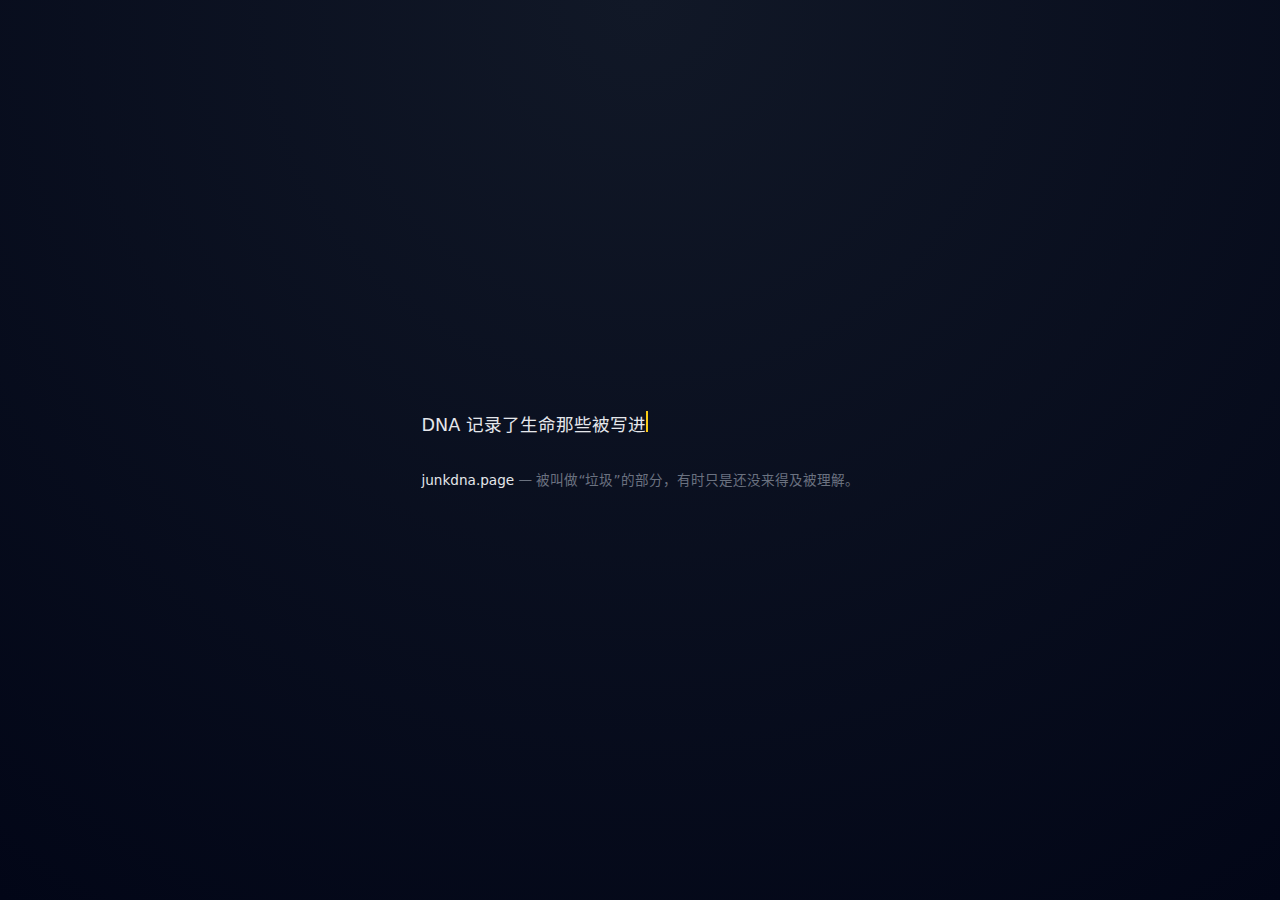
<file: index.html>
<!DOCTYPE html>
<html lang="zh-CN">
<head>
    <meta charset="UTF-8">
    <title>junkdna.page · Rubbish Biology</title>
    <meta name="viewport" content="width=device-width, initial-scale=1">
    <meta name="description" content="junkdna.page：一个从垃圾 DNA 开始的小小开场白。">
    <style>
        * {
            box-sizing: border-box;
            margin: 0;
            padding: 0;
        }
        html, body {
            height: 100%;
        }
        body {
            font-family: -apple-system, BlinkMacSystemFont, "SF Pro Text", system-ui,
            "Segoe UI", "PingFang SC", "Hiragino Sans GB", "Microsoft YaHei", sans-serif;
            background: radial-gradient(circle at top, #111827, #020617);
            color: #e5e7eb;
            display: flex;
            align-items: center;
            justify-content: center;
        }
        .wrapper {
            max-width: 720px;
            padding: 1.5rem;
        }
        .line {
            font-size: 1.1rem;
            line-height: 1.7;
            margin-bottom: 0.8rem;
            color: #e5e7eb;
        }
        .highlight {
            color: #facc15;
        }
        .muted {
            color: #9ca3af;
        }
        .typing {
            display: inline-block;
            position: relative;
        }
        .typing::after {
            content: "";
            position: absolute;
            right: -0.15em;
            top: 0;
            width: 0.12em;
            height: 1.2em;
            background: #facc15;
            animation: blink 0.9s steps(1) infinite;
        }
        @keyframes blink {
            0%, 50% { opacity: 1; }
            50.01%, 100% { opacity: 0; }
        }
        .small-note {
            margin-top: 1.8rem;
            font-size: 0.85rem;
            color: #6b7280;
        }
        .small-note span {
            color: #e5e7eb;
        }
    </style>
</head>
<body>
<div class="wrapper">
    <div id="content">
        <!-- 动画文字会被 JS 填充到这里 -->
    </div>
    <div class="small-note">
        <span>junkdna.page</span> — 被叫做“垃圾”的部分，有时只是还没来得及被理解。
    </div>
</div>

<script>
    // 每一行要打的内容
    const lines = [
        "DNA 记录了生命那些被写进剧本的部分。",
        "“<span class='highlight'>垃圾 DNA</span>” 一度被认为是多余、无用、可以被忽略的噪音。",
        "但谁知道呢 —— 也许真正的转折，就藏在这些被丢进回收站的片段里。"
    ];

    const typingSpeed = 55;      // 每个字符的间隔（毫秒）
    const linePause = 650;       // 每行打完后的停顿
    const finalPause = 1300;     // 全部打完后再停顿一会再跳转
    const targetUrl = "https://junkdna-page/notes/"; // ←← 在这里填你的主站 URL

    const contentEl = document.getElementById("content");

    let lineIndex = 0;
    let charIndex = 0;
    let currentLineHtml = "";

    function typeNextChar() {
        if (lineIndex >= lines.length) {
            // 全部打完，稍等一下再跳转
            setTimeout(() => {
                if (targetUrl && targetUrl !== "TARGET_URL_HERE") {
                    window.location.href = targetUrl;
                }
            }, finalPause);
            return;
        }

        const line = lines[lineIndex];

        // 为了支持包含 HTML span 的行，这里用纯字符串拆分
        // 简单做法：直接按字符取，插入到一个 span 容器里
        // 为了避免破坏 HTML 标签，这里我们不拆标签，只拆文本，干净的办法是直接用 text-only 行。
        // 但我们这里只有少量 span，用一个简单的方案处理：

        // 把 line 当作普通字符串逐字符输出，这样 HTML 标签也是一个一个打出来的，
        // 效果就是 span 颜色会在标签完整输出后生效，看起来也还挺自然。
        currentLineHtml += line.charAt(charIndex);
        renderLines();

        charIndex++;
        if (charIndex < line.length) {
            setTimeout(typeNextChar, typingSpeed);
        } else {
            // 当前行结束，换到下一行
            lineIndex++;
            charIndex = 0;
            // 换行：在 DOM 中增加一个 <div class="line">
            currentLineHtml = "";
            setTimeout(typeNextChar, linePause);
        }
    }

    function renderLines() {
        // 根据当前行索引，把已完成的行 + 正在打的行渲染出来
        let html = "";
        for (let i = 0; i < lineIndex; i++) {
            html += `<div class="line">${lines[i]}</div>`;
        }
        html += `<div class="line"><span class="typing">${currentLineHtml}</span></div>`;
        contentEl.innerHTML = html;
    }

    // 开始打字
    typeNextChar();
</script>
</body>
</html>
</file>
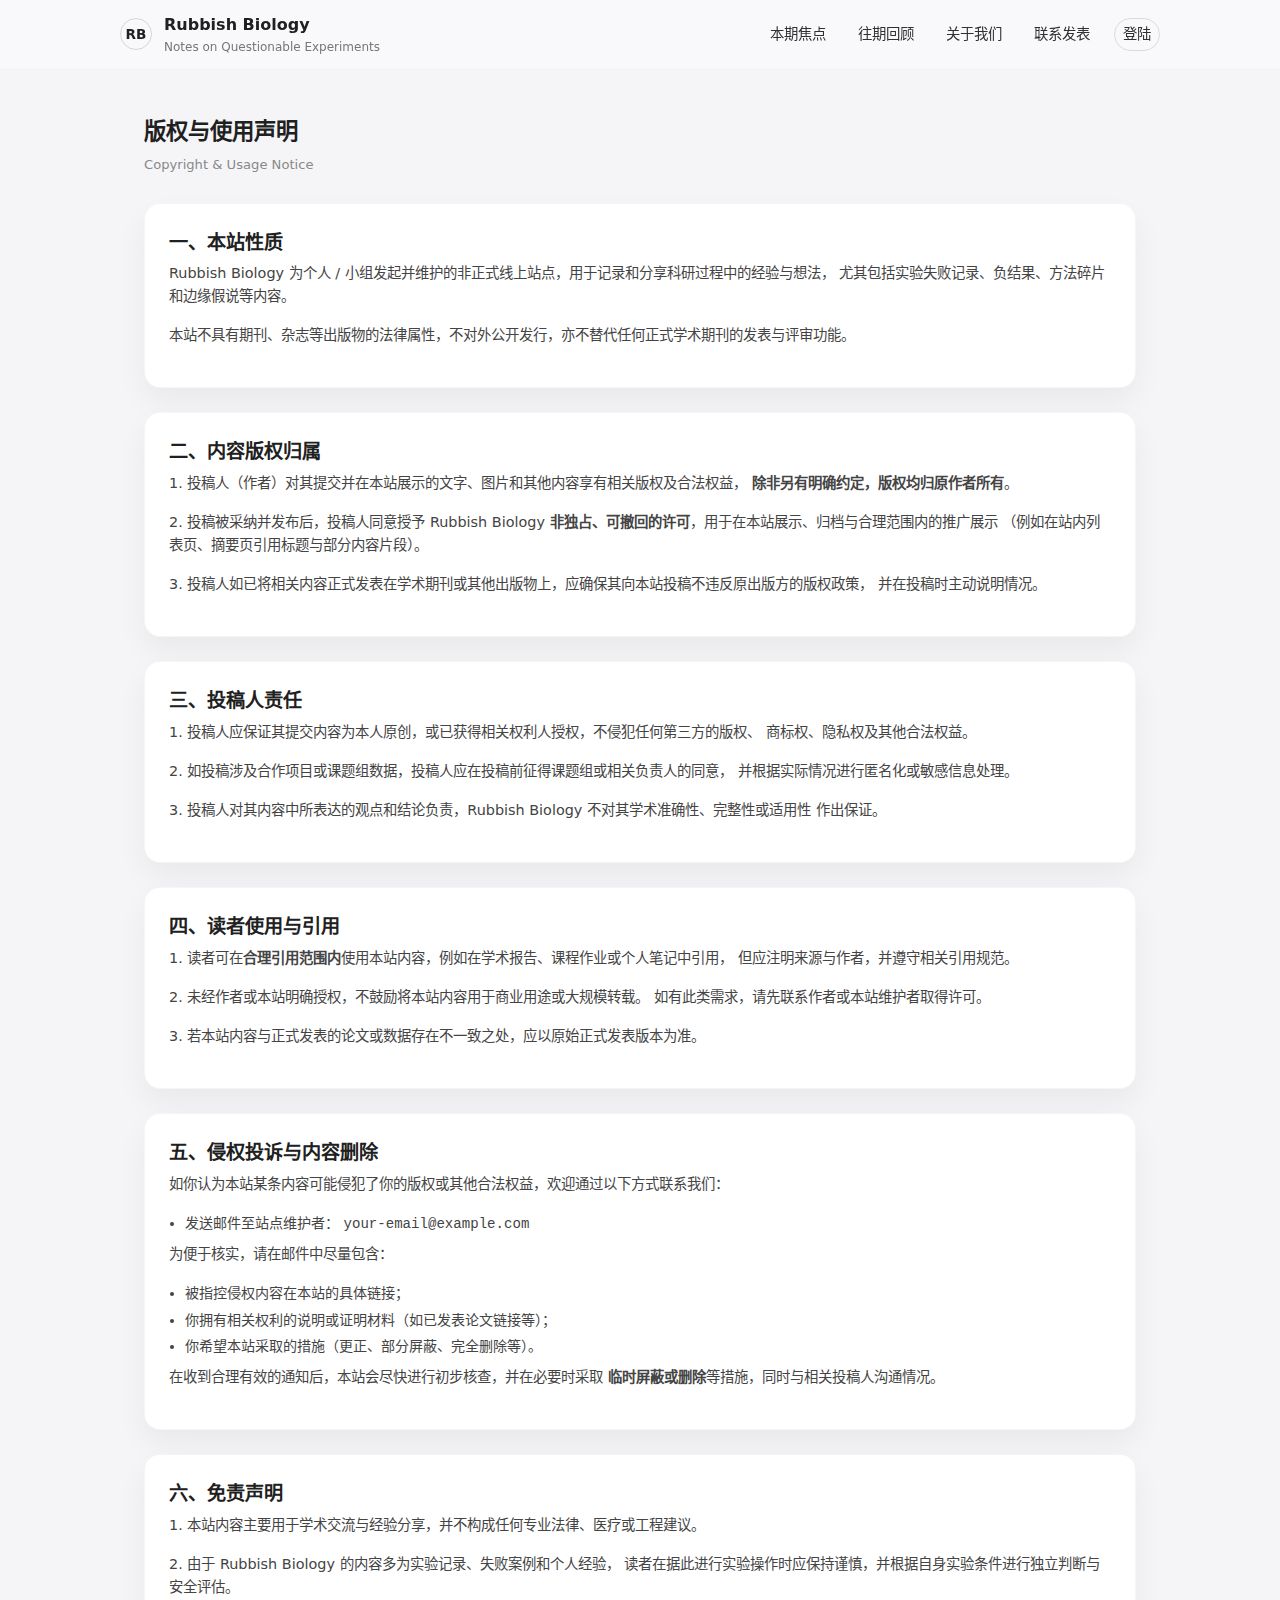
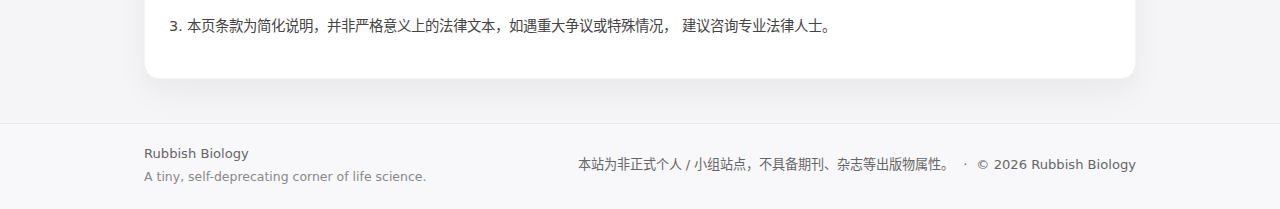
<file: legal/index.html>
<!DOCTYPE html>
<html lang="zh-CN">
<head>
    <meta charset="UTF-8">
    <title>版权与使用声明 · Rubbish Biology</title>
    <meta name="viewport" content="width=device-width, initial-scale=1">
    <meta name="description" content="Rubbish Biology 的版权与使用声明，包括投稿人授权、内容版权归属与侵权处理方式。">
    <link rel="stylesheet" href="../assets/css/style.css">
</head>
<body>
<header class="site-header">
    <div class="container header-inner">
        <div class="brand">
            <div class="logo-circle">RB</div>
            <div class="brand-text">
                <div class="brand-title">Rubbish Biology</div>
                <div class="brand-subtitle">Notes on Questionable Experiments</div>
            </div>
        </div>
        <nav class="main-nav">
            <a href="../">本期焦点</a>
            <a href="../#archive">往期回顾</a>
            <a href="../about/">关于我们</a>
            <a href="../submit/">联系发表</a>
            <a href="../login/" class="nav-login">登陆</a>
        </nav>
    </div>
</header>

<main>
    <section class="section">
        <div class="container">
            <div class="section-header">
                <h2>版权与使用声明</h2>
                <p class="section-subtitle">Copyright & Usage Notice</p>
            </div>

            <!-- 总体说明 -->
            <article class="feature-card">
                <h3 class="feature-title">一、本站性质</h3>
                <p class="feature-summary">
                    Rubbish Biology 为个人 / 小组发起并维护的非正式线上站点，用于记录和分享科研过程中的经验与想法，
                    尤其包括实验失败记录、负结果、方法碎片和边缘假说等内容。
                </p>
                <p class="feature-summary">
                    本站不具有期刊、杂志等出版物的法律属性，不对外公开发行，亦不替代任何正式学术期刊的发表与评审功能。
                </p>
            </article>

            <div style="height: 1.5rem;"></div>

            <!-- 版权归属 -->
            <article class="feature-card">
                <h3 class="feature-title">二、内容版权归属</h3>
                <p class="feature-summary">
                    1. 投稿人（作者）对其提交并在本站展示的文字、图片和其他内容享有相关版权及合法权益，
                    <strong>除非另有明确约定，版权均归原作者所有</strong>。
                </p>
                <p class="feature-summary">
                    2. 投稿被采纳并发布后，投稿人同意授予 Rubbish Biology
                    <strong>非独占、可撤回的许可</strong>，用于在本站展示、归档与合理范围内的推广展示
                    （例如在站内列表页、摘要页引用标题与部分内容片段）。
                </p>
                <p class="feature-summary">
                    3. 投稿人如已将相关内容正式发表在学术期刊或其他出版物上，应确保其向本站投稿不违反原出版方的版权政策，
                    并在投稿时主动说明情况。
                </p>
            </article>

            <div style="height: 1.5rem;"></div>

            <!-- 投稿人责任 -->
            <article class="feature-card">
                <h3 class="feature-title">三、投稿人责任</h3>
                <p class="feature-summary">
                    1. 投稿人应保证其提交内容为本人原创，或已获得相关权利人授权，不侵犯任何第三方的版权、
                    商标权、隐私权及其他合法权益。
                </p>
                <p class="feature-summary">
                    2. 如投稿涉及合作项目或课题组数据，投稿人应在投稿前征得课题组或相关负责人的同意，
                    并根据实际情况进行匿名化或敏感信息处理。
                </p>
                <p class="feature-summary">
                    3. 投稿人对其内容中所表达的观点和结论负责，Rubbish Biology 不对其学术准确性、完整性或适用性
                    作出保证。
                </p>
            </article>

            <div style="height: 1.5rem;"></div>

            <!-- 读者使用与引用 -->
            <article class="feature-card">
                <h3 class="feature-title">四、读者使用与引用</h3>
                <p class="feature-summary">
                    1. 读者可在<strong>合理引用范围内</strong>使用本站内容，例如在学术报告、课程作业或个人笔记中引用，
                    但应注明来源与作者，并遵守相关引用规范。
                </p>
                <p class="feature-summary">
                    2. 未经作者或本站明确授权，不鼓励将本站内容用于商业用途或大规模转载。
                    如有此类需求，请先联系作者或本站维护者取得许可。
                </p>
                <p class="feature-summary">
                    3. 若本站内容与正式发表的论文或数据存在不一致之处，应以原始正式发表版本为准。
                </p>
            </article>

            <div style="height: 1.5rem;"></div>

            <!-- 侵权与删除 -->
            <article class="feature-card">
                <h3 class="feature-title">五、侵权投诉与内容删除</h3>
                <p class="feature-summary">
                    如你认为本站某条内容可能侵犯了你的版权或其他合法权益，欢迎通过以下方式联系我们：
                </p>
                <ul class="bullet-list">
                    <li>
                        发送邮件至站点维护者：
                        <!-- 同样记得改为你自己的邮箱 -->
                        <code>your-email@example.com</code>
                    </li>
                </ul>
                <p class="feature-summary">
                    为便于核实，请在邮件中尽量包含：
                </p>
                <ul class="bullet-list">
                    <li>被指控侵权内容在本站的具体链接；</li>
                    <li>你拥有相关权利的说明或证明材料（如已发表论文链接等）；</li>
                    <li>你希望本站采取的措施（更正、部分屏蔽、完全删除等）。</li>
                </ul>
                <p class="feature-summary">
                    在收到合理有效的通知后，本站会尽快进行初步核查，并在必要时采取
                    <strong>临时屏蔽或删除</strong>等措施，同时与相关投稿人沟通情况。
                </p>
            </article>

            <div style="height: 1.5rem;"></div>

            <!-- 免责声明 -->
            <article class="feature-card">
                <h3 class="feature-title">六、免责声明</h3>
                <p class="feature-summary">
                    1. 本站内容主要用于学术交流与经验分享，并不构成任何专业法律、医疗或工程建议。
                </p>
                <p class="feature-summary">
                    2. 由于 Rubbish Biology 的内容多为实验记录、失败案例和个人经验，
                    读者在据此进行实验操作时应保持谨慎，并根据自身实验条件进行独立判断与安全评估。
                </p>
                <p class="feature-summary">
                    3. 本页条款为简化说明，并非严格意义上的法律文本，如遇重大争议或特殊情况，
                    建议咨询专业法律人士。
                </p>
            </article>
        </div>
    </section>
</main>

<footer class="site-footer">
    <div class="container footer-inner">
        <div class="footer-left">
            <div class="footer-brand">Rubbish Biology</div>
            <div class="footer-note">
                A tiny, self-deprecating corner of life science.
            </div>
        </div>
        <div class="footer-right">
            <span class="footer-disclaimer">
                本站为非正式个人 / 小组站点，不具备期刊、杂志等出版物属性。
            </span>
            <span class="footer-divider">·</span>
            <span>© <span id="year"></span> Rubbish Biology</span>
        </div>
    </div>
</footer>

<script>
    document.getElementById('year').textContent = new Date().getFullYear();
</script>
</body>
</html>
</file>
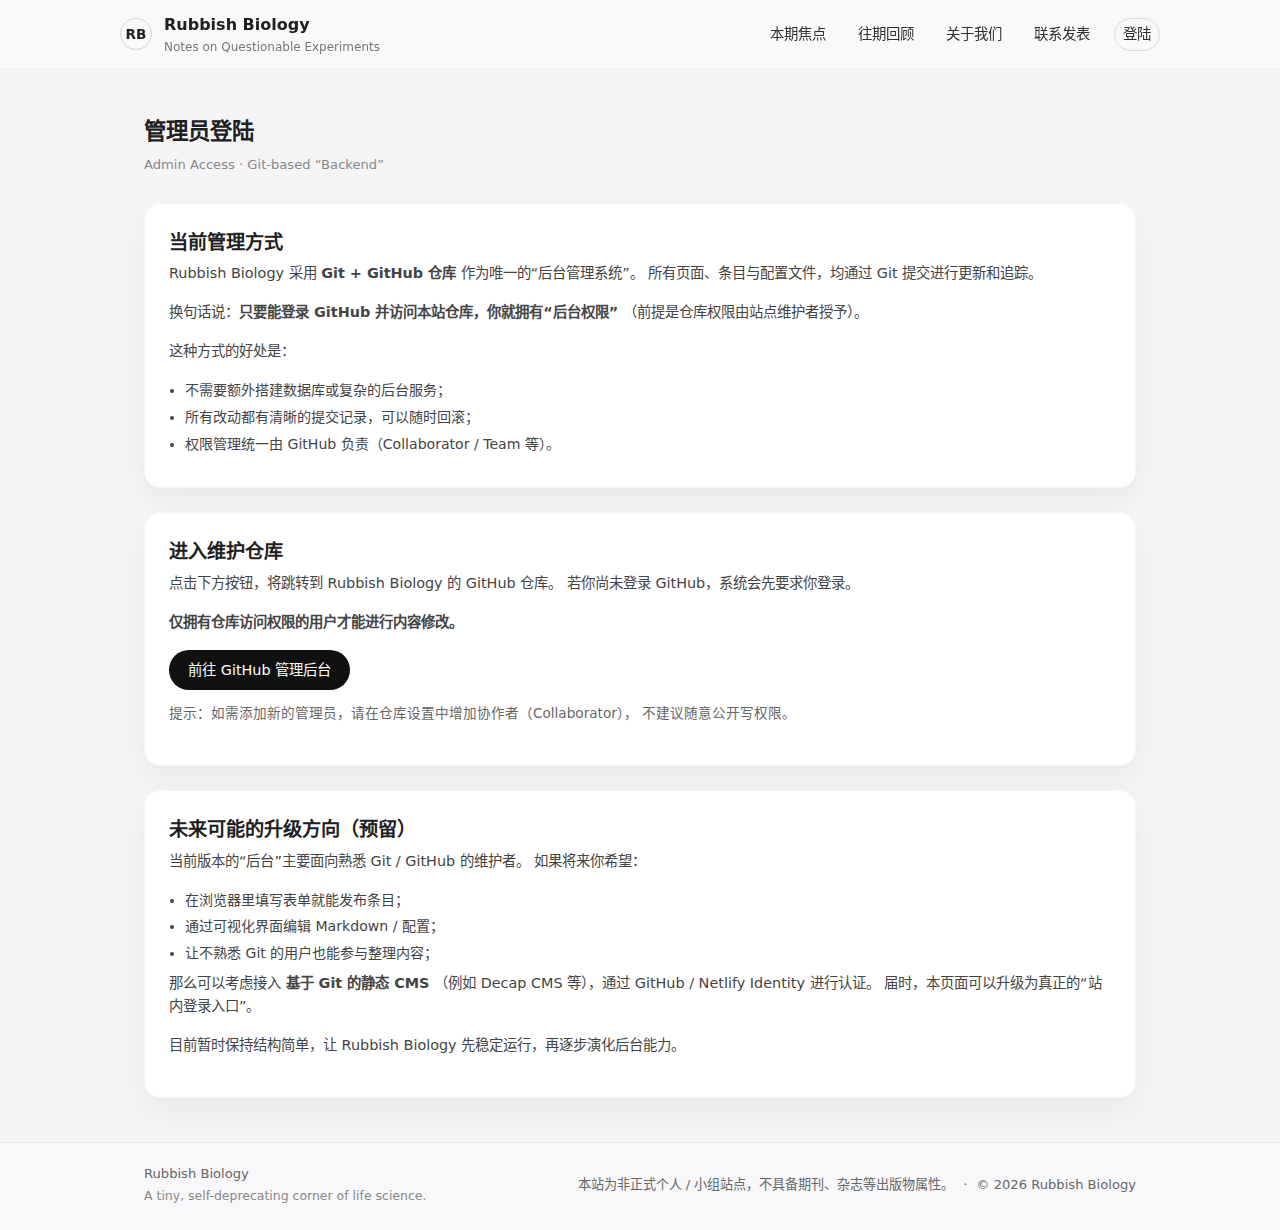
<file: login/index.html>
<!DOCTYPE html>
<html lang="zh-CN">
<head>
    <meta charset="UTF-8">
    <title>管理员登陆 · Rubbish Biology</title>
    <meta name="viewport" content="width=device-width, initial-scale=1">
    <meta name="description" content="Rubbish Biology 管理员登陆入口与后台说明。">
    <link rel="stylesheet" href="../assets/css/style.css">
</head>
<body>
<header class="site-header">
    <div class="container header-inner">
        <div class="brand">
            <div class="logo-circle">RB</div>
            <div class="brand-text">
                <div class="brand-title">Rubbish Biology</div>
                <div class="brand-subtitle">Notes on Questionable Experiments</div>
            </div>
        </div>
        <nav class="main-nav">
            <a href="../">本期焦点</a>
            <a href="../#archive">往期回顾</a>
            <a href="../about/">关于我们</a>
            <a href="../submit/">联系发表</a>
            <a href="../login/" class="nav-login">登陆</a>
        </nav>
    </div>
</header>

<main>
    <section class="section">
        <div class="container">
            <div class="section-header">
                <h2>管理员登陆</h2>
                <p class="section-subtitle">Admin Access · Git-based “Backend”</p>
            </div>

            <!-- 当前后台说明 -->
            <article class="feature-card">
                <h3 class="feature-title">当前管理方式</h3>
                <p class="feature-summary">
                    Rubbish Biology 采用 <strong>Git + GitHub 仓库</strong> 作为唯一的“后台管理系统”。
                    所有页面、条目与配置文件，均通过 Git 提交进行更新和追踪。
                </p>
                <p class="feature-summary">
                    换句话说：<strong>只要能登录 GitHub 并访问本站仓库，你就拥有“后台权限”</strong>
                    （前提是仓库权限由站点维护者授予）。
                </p>
                <p class="feature-summary">
                    这种方式的好处是：
                </p>
                <ul class="bullet-list">
                    <li>不需要额外搭建数据库或复杂的后台服务；</li>
                    <li>所有改动都有清晰的提交记录，可以随时回滚；</li>
                    <li>权限管理统一由 GitHub 负责（Collaborator / Team 等）。</li>
                </ul>
            </article>

            <div style="height: 1.5rem;"></div>

            <!-- 登陆按钮 -->
            <article class="feature-card">
                <h3 class="feature-title">进入维护仓库</h3>
                <p class="feature-summary">
                    点击下方按钮，将跳转到 Rubbish Biology 的 GitHub 仓库。
                    若你尚未登录 GitHub，系统会先要求你登录。
                </p>
                <p class="feature-summary">
                    <strong>仅拥有仓库访问权限的用户才能进行内容修改。</strong>
                </p>

                <div class="hero-actions" style="margin-top: 0.8rem;">
                    <!-- TODO: 把链接替换成你自己的仓库地址 -->
                    <a href="https://github.com/Alex05250/junkdna"
                       class="btn btn-primary"
                       target="_blank" rel="noopener noreferrer">
                        前往 GitHub 管理后台
                    </a>
                </div>

                <p class="feature-summary" style="margin-top: 0.8rem; font-size: 0.85rem; color:#666;">
                    提示：如需添加新的管理员，请在仓库设置中增加协作者（Collaborator），
                    不建议随意公开写权限。
                </p>
            </article>

            <div style="height: 1.5rem;"></div>

            <!-- 未来升级预留说明 -->
            <article class="feature-card">
                <h3 class="feature-title">未来可能的升级方向（预留）</h3>
                <p class="feature-summary">
                    当前版本的“后台”主要面向熟悉 Git / GitHub 的维护者。
                    如果将来你希望：
                </p>
                <ul class="bullet-list">
                    <li>在浏览器里填写表单就能发布条目；</li>
                    <li>通过可视化界面编辑 Markdown / 配置；</li>
                    <li>让不熟悉 Git 的用户也能参与整理内容；</li>
                </ul>
                <p class="feature-summary">
                    那么可以考虑接入 <strong>基于 Git 的静态 CMS</strong>
                    （例如 Decap CMS 等），通过 GitHub / Netlify Identity 进行认证。
                    届时，本页面可以升级为真正的“站内登录入口”。
                </p>
                <p class="feature-summary">
                    目前暂时保持结构简单，让 Rubbish Biology 先稳定运行，再逐步演化后台能力。
                </p>
            </article>
        </div>
    </section>
</main>

<footer class="site-footer">
    <div class="container footer-inner">
        <div class="footer-left">
            <div class="footer-brand">Rubbish Biology</div>
            <div class="footer-note">
                A tiny, self-deprecating corner of life science.
            </div>
        </div>
        <div class="footer-right">
            <span class="footer-disclaimer">
                本站为非正式个人 / 小组站点，不具备期刊、杂志等出版物属性。
            </span>
            <span class="footer-divider">·</span>
            <span>© <span id="year"></span> Rubbish Biology</span>
        </div>
    </div>
</footer>

<script>
    document.getElementById('year').textContent = new Date().getFullYear();
</script>
</body>
</html>
</file>
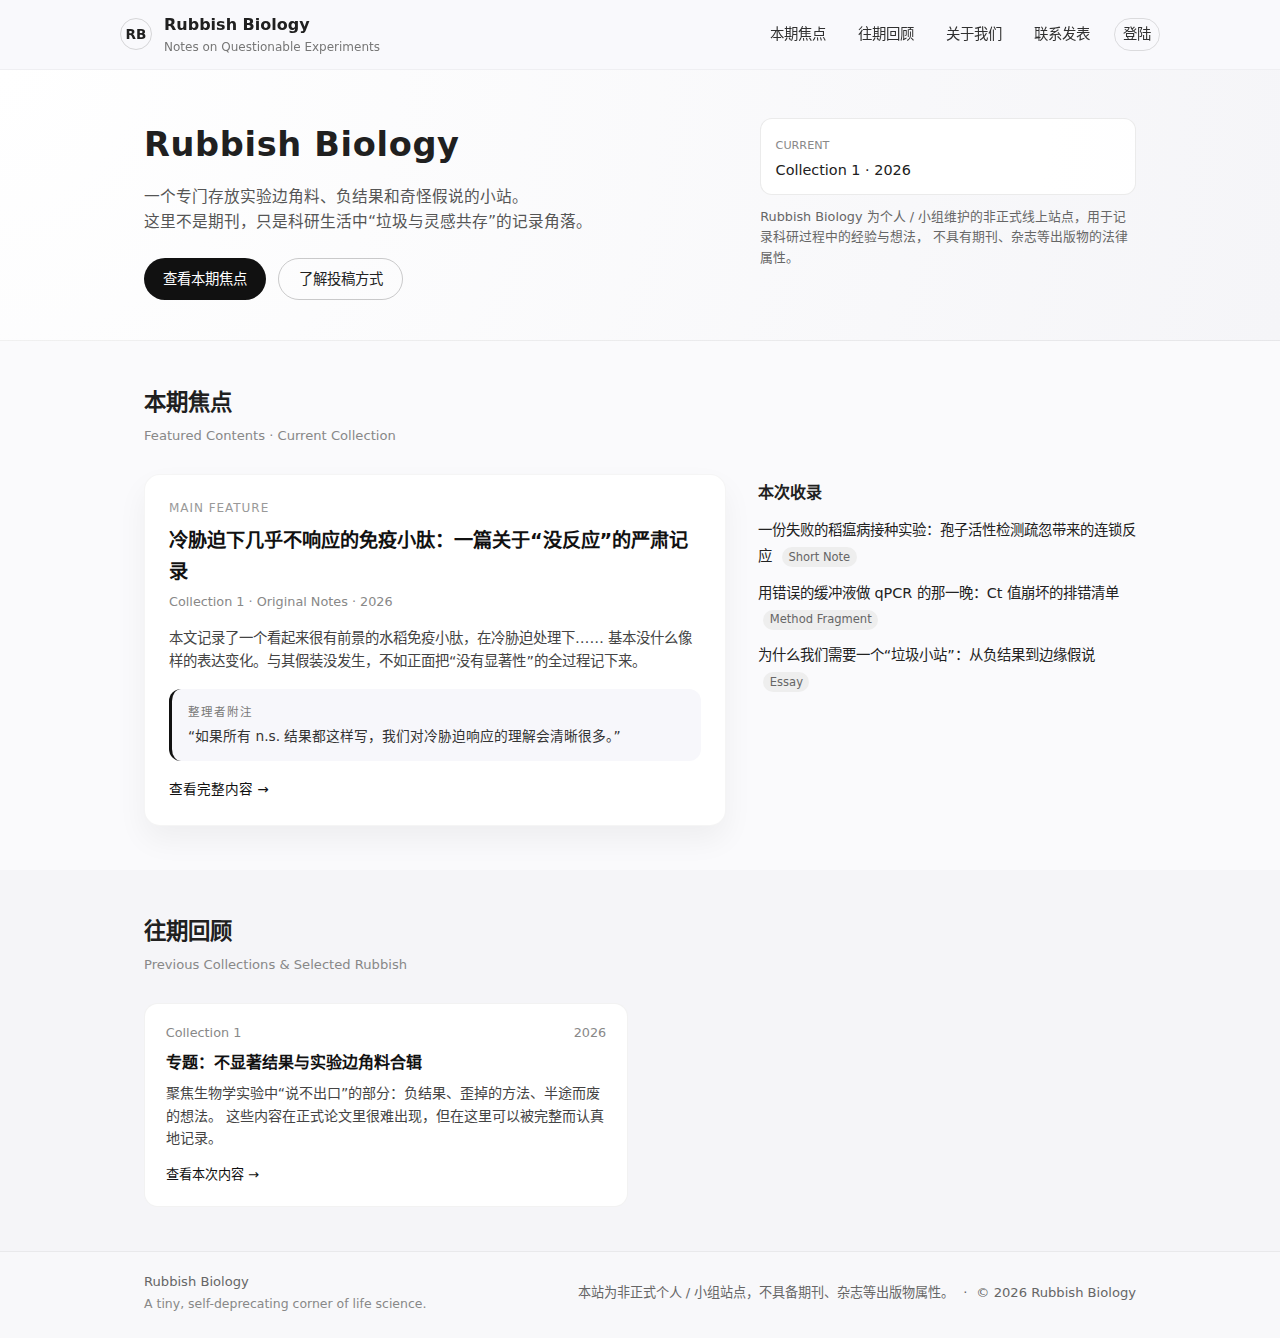
<file: notes/index.html>
<!DOCTYPE html>
<html lang="zh-CN">
<head>
    <meta charset="UTF-8">
    <title>Rubbish Biology · Notes on Questionable Experiments</title>
    <meta name="viewport" content="width=device-width, initial-scale=1">
    <meta name="description" content="Rubbish Biology：一个半严肃半自嘲的生物学小站，用来收集实验边角料、负结果和奇怪想法。">
    <link rel="stylesheet" href="../assets/css/style.css">
</head>
<body>
<header class="site-header">
    <div class="container header-inner">
        <div class="brand">
            <div class="logo-circle">RB</div>
            <div class="brand-text">
                <div class="brand-title">Rubbish Biology</div>
                <div class="brand-subtitle">Notes on Questionable Experiments</div>
            </div>
        </div>
        <nav class="main-nav">
            <a href="./">本期焦点</a>
            <a href="./#archive">往期回顾</a>
            <a href="./about/">关于我们</a>
            <a href="./submit/">联系发表</a>
            <a href="./login/" class="nav-login">登陆</a>
        </nav>
    </div>
</header>

<main>
    <!-- Hero / 顶部宣传块 -->
    <section class="hero">
        <div class="container hero-inner">
            <div class="hero-text">
                <h1>Rubbish Biology</h1>
                <p class="hero-tagline">
                    一个专门存放实验边角料、负结果和奇怪假说的小站。<br>
                    这里不是期刊，只是科研生活中“垃圾与灵感共存”的记录角落。
                </p>
                <div class="hero-actions">
                    <a href="#current-issue" class="btn btn-primary">查看本期焦点</a>
                    <a href="./submit/" class="btn btn-outline">了解投稿方式</a>
                </div>
            </div>
            <div class="hero-meta">
                <div class="hero-badge">
                    <span class="badge-label">Current</span>
                    <span class="badge-content">Collection 1 · 2026</span>
                </div>
                <p class="hero-note">
                    Rubbish Biology 为个人 / 小组维护的非正式线上站点，用于记录科研过程中的经验与想法，
                    不具有期刊、杂志等出版物的法律属性。
                </p>
            </div>
        </div>
    </section>

    <!-- 本期焦点 -->
    <section id="current-issue" class="section section-current">
        <div class="container">
            <div class="section-header">
                <h2>本期焦点</h2>
                <p class="section-subtitle">Featured Contents · Current Collection</p>
            </div>

            <div class="current-grid">
                <!-- 当前主打文章 -->
                <article class="feature-card">
                    <div class="feature-label">Main Feature</div>
                    <h3 class="feature-title">
                        <a href="./issues/issue-01.html">
                            冷胁迫下几乎不响应的免疫小肽：一篇关于“没反应”的严肃记录
                        </a>
                    </h3>
                    <p class="feature-meta">
                        Collection 1 · Original Notes · 2026
                    </p>
                    <p class="feature-summary">
                        本文记录了一个看起来很有前景的水稻免疫小肽，在冷胁迫处理下……
                        基本没什么像样的表达变化。与其假装没发生，不如正面把“没有显著性”的全过程记下来。
                    </p>
                    <div class="editor-note">
                        <div class="editor-label">整理者附注</div>
                        <p>
                            “如果所有 n.s. 结果都这样写，我们对冷胁迫响应的理解会清晰很多。”
                        </p>
                    </div>
                    <a class="feature-read" href="./issues/issue-01.html">查看完整内容 →</a>
                </article>

                <!-- 本期其他条目简要列表 -->
                <div class="current-list">
                    <h4>本次收录</h4>
                    <ul class="article-list">
                        <li>
                            <a href="./issues/issue-01.html#short-note-1">
                                一份失败的稻瘟病接种实验：孢子活性检测疏忽带来的连锁反应
                            </a>
                            <span class="article-type">Short Note</span>
                        </li>
                        <li>
                            <a href="./issues/issue-01.html#method-fragment">
                                用错误的缓冲液做 qPCR 的那一晚：Ct 值崩坏的排错清单
                            </a>
                            <span class="article-type">Method Fragment</span>
                        </li>
                        <li>
                            <a href="./issues/issue-01.html#essay">
                                为什么我们需要一个“垃圾小站”：从负结果到边缘假说
                            </a>
                            <span class="article-type">Essay</span>
                        </li>
                    </ul>
                </div>
            </div>

        </div>
    </section>

    <!-- 往期回顾 -->
    <section id="archive" class="section section-archive">
        <div class="container">
            <div class="section-header">
                <h2>往期回顾</h2>
                <p class="section-subtitle">Previous Collections & Selected Rubbish</p>
            </div>

            <div class="archive-grid">
                <!-- Collection 1 -->
                <article class="issue-card">
                    <div class="issue-meta">
                        <span class="issue-label">Collection 1</span>
                        <span class="issue-year">2026</span>
                    </div>
                    <h3 class="issue-title">
                        <a href="./issues/issue-01.html">
                            专题：不显著结果与实验边角料合辑
                        </a>
                    </h3>
                    <p class="issue-summary">
                        聚焦生物学实验中“说不出口”的部分：负结果、歪掉的方法、半途而废的想法。
                        这些内容在正式论文里很难出现，但在这里可以被完整而认真地记录。
                    </p>
                    <a class="issue-link" href="./issues/issue-01.html">查看本次内容 →</a>
                </article>

                <!-- 将来可以继续添加新的 issue-card 作为 Collection 2、3... -->
            </div>
        </div>
    </section>
</main>

<footer class="site-footer">
    <div class="container footer-inner">
        <div class="footer-left">
            <div class="footer-brand">Rubbish Biology</div>
            <div class="footer-note">
                A tiny, self-deprecating corner of life science.
            </div>
        </div>
        <div class="footer-right">
            <span class="footer-disclaimer">
                本站为非正式个人 / 小组站点，不具备期刊、杂志等出版物属性。
            </span>
            <span class="footer-divider">·</span>
            <span>© <span id="year"></span> Rubbish Biology</span>
        </div>
    </div>
</footer>

<script>
    document.getElementById('year').textContent = new Date().getFullYear();
</script>
</body>
</html>
</file>
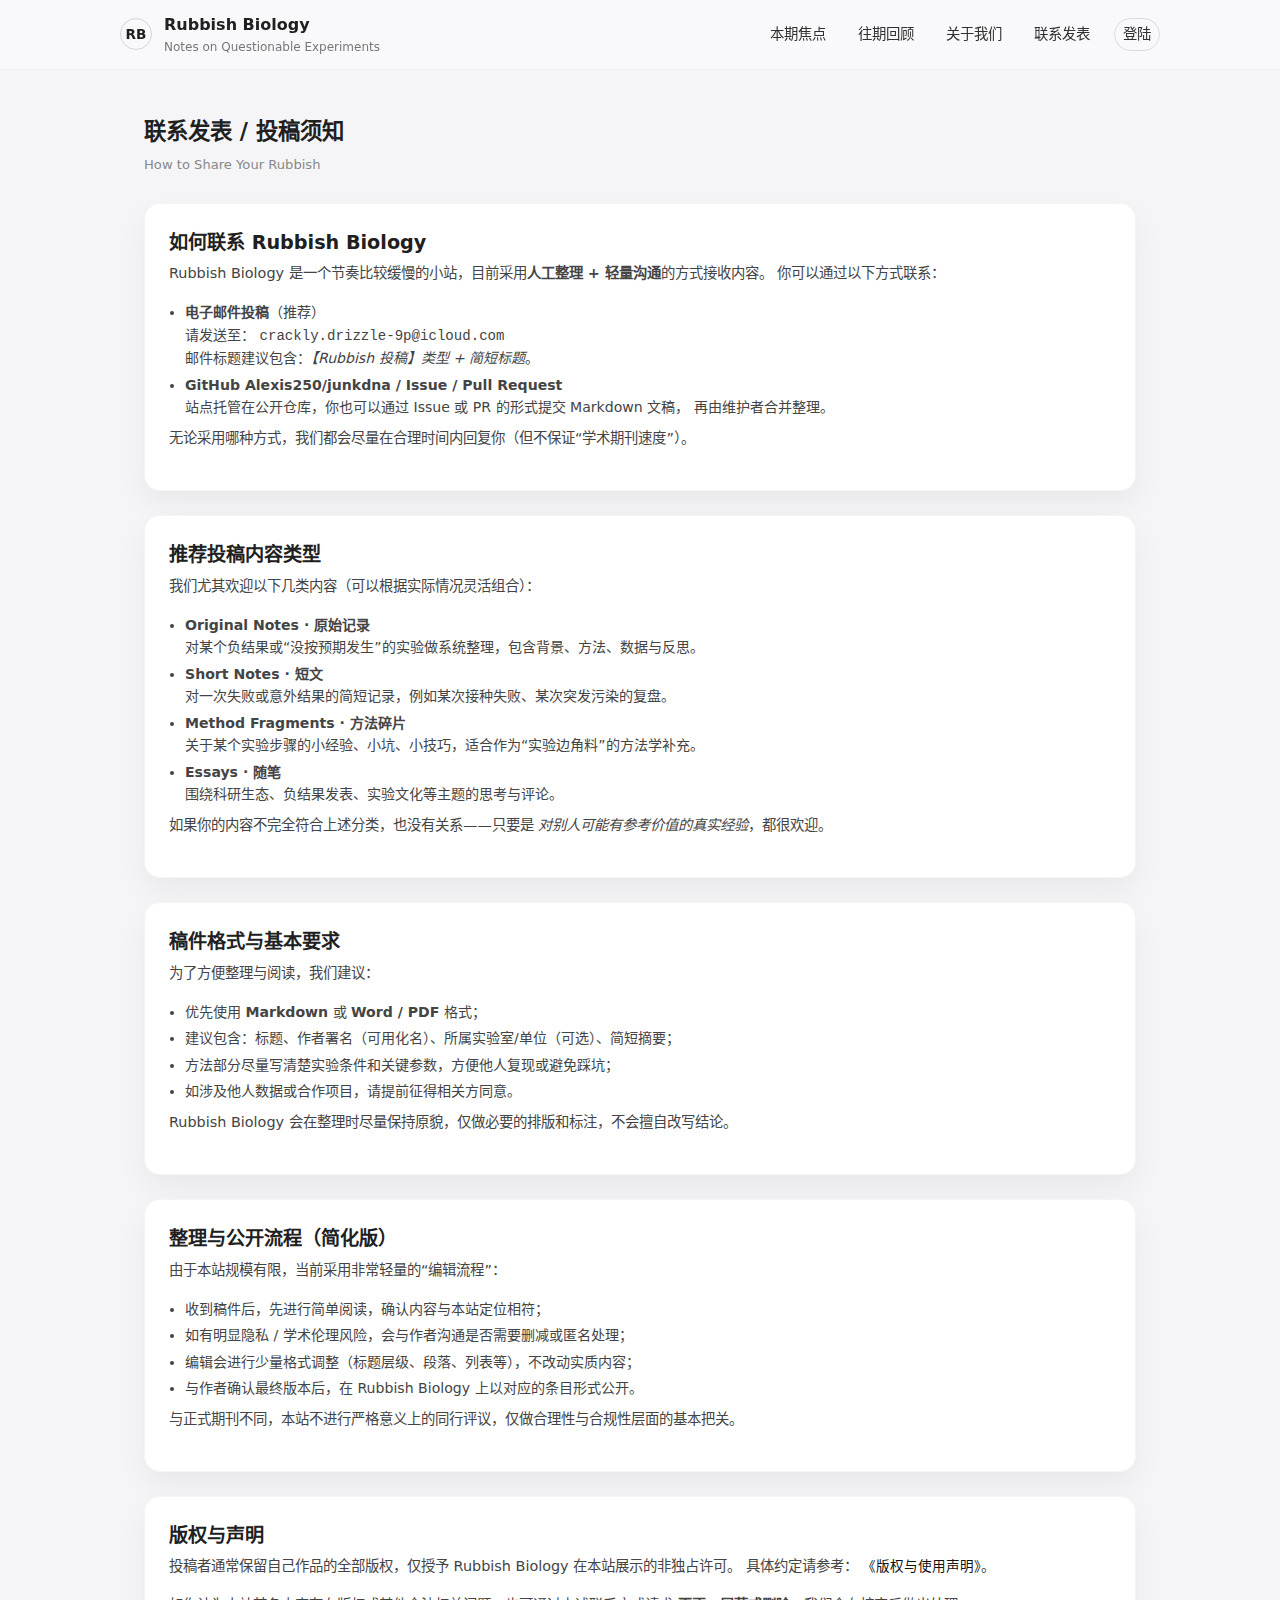
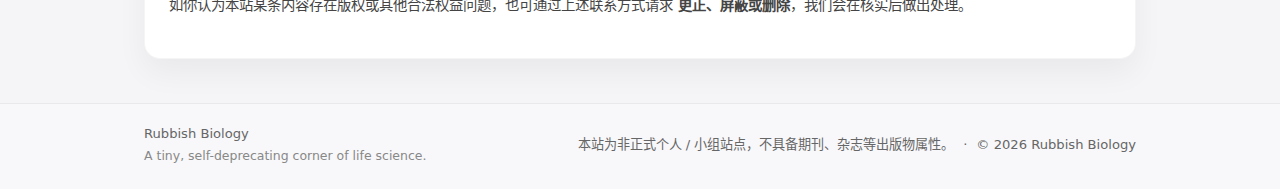
<file: submit/index.html>
<!DOCTYPE html>
<html lang="zh-CN">
<head>
    <meta charset="UTF-8">
    <title>联系发表 · Rubbish Biology</title>
    <meta name="viewport" content="width=device-width, initial-scale=1">
    <meta name="description" content="Rubbish Biology 联系发表与投稿须知：如何提交你的失败实验记录、负结果与方法碎片。">
    <link rel="stylesheet" href="../assets/css/style.css">
</head>
<body>
<header class="site-header">
    <div class="container header-inner">
        <div class="brand">
            <div class="logo-circle">RB</div>
            <div class="brand-text">
                <div class="brand-title">Rubbish Biology</div>
                <div class="brand-subtitle">Notes on Questionable Experiments</div>
            </div>
        </div>
        <nav class="main-nav">
            <a href="../">本期焦点</a>
            <a href="../#archive">往期回顾</a>
            <a href="../about/">关于我们</a>
            <a href="../submit/">联系发表</a>
            <a href="../login/" class="nav-login">登陆</a>
        </nav>
    </div>
</header>

<main>
    <section class="section">
        <div class="container">
            <div class="section-header">
                <h2>联系发表 / 投稿须知</h2>
                <p class="section-subtitle">How to Share Your Rubbish</p>
            </div>

            <!-- 投稿方式 -->
            <article class="feature-card">
                <h3 class="feature-title">如何联系 Rubbish Biology</h3>
                <p class="feature-summary">
                    Rubbish Biology 是一个节奏比较缓慢的小站，目前采用<strong>人工整理 + 轻量沟通</strong>的方式接收内容。
                    你可以通过以下方式联系：
                </p>
                <ul class="bullet-list">
                    <li>
                        <strong>电子邮件投稿</strong>（推荐）<br>
                        请发送至：
                        <!-- TODO: 把下面这个邮箱改成你自己的投稿邮箱 -->
                        <code>crackly.drizzle-9p@icloud.com</code><br>
                        邮件标题建议包含：<em>【Rubbish 投稿】类型 + 简短标题</em>。
                    </li>
                    <li>
                        <strong>GitHub Alexis250/junkdna / Issue / Pull Request</strong><br>
                        站点托管在公开仓库，你也可以通过 Issue 或 PR 的形式提交 Markdown 文稿，
                        再由维护者合并整理。
                    </li>
                </ul>
                <p class="feature-summary">
                    无论采用哪种方式，我们都会尽量在合理时间内回复你（但不保证“学术期刊速度”）。
                </p>
            </article>

            <div style="height: 1.5rem;"></div>

            <!-- 推荐投稿类型 -->
            <article class="feature-card">
                <h3 class="feature-title">推荐投稿内容类型</h3>
                <p class="feature-summary">
                    我们尤其欢迎以下几类内容（可以根据实际情况灵活组合）：
                </p>
                <ul class="bullet-list">
                    <li>
                        <strong>Original Notes · 原始记录</strong><br>
                        对某个负结果或“没按预期发生”的实验做系统整理，包含背景、方法、数据与反思。
                    </li>
                    <li>
                        <strong>Short Notes · 短文</strong><br>
                        对一次失败或意外结果的简短记录，例如某次接种失败、某次突发污染的复盘。
                    </li>
                    <li>
                        <strong>Method Fragments · 方法碎片</strong><br>
                        关于某个实验步骤的小经验、小坑、小技巧，适合作为“实验边角料”的方法学补充。
                    </li>
                    <li>
                        <strong>Essays · 随笔</strong><br>
                        围绕科研生态、负结果发表、实验文化等主题的思考与评论。
                    </li>
                </ul>
                <p class="feature-summary">
                    如果你的内容不完全符合上述分类，也没有关系——只要是
                    <em>对别人可能有参考价值的真实经验</em>，都很欢迎。
                </p>
            </article>

            <div style="height: 1.5rem;"></div>

            <!-- 格式与基本要求 -->
            <article class="feature-card">
                <h3 class="feature-title">稿件格式与基本要求</h3>
                <p class="feature-summary">
                    为了方便整理与阅读，我们建议：
                </p>
                <ul class="bullet-list">
                    <li>优先使用 <strong>Markdown</strong> 或 <strong>Word / PDF</strong> 格式；</li>
                    <li>建议包含：标题、作者署名（可用化名）、所属实验室/单位（可选）、简短摘要；</li>
                    <li>方法部分尽量写清楚实验条件和关键参数，方便他人复现或避免踩坑；</li>
                    <li>如涉及他人数据或合作项目，请提前征得相关方同意。</li>
                </ul>
                <p class="feature-summary">
                    Rubbish Biology 会在整理时尽量保持原貌，仅做必要的排版和标注，不会擅自改写结论。
                </p>
            </article>

            <div style="height: 1.5rem;"></div>

            <!-- 整理与公开流程 -->
            <article class="feature-card">
                <h3 class="feature-title">整理与公开流程（简化版）</h3>
                <p class="feature-summary">
                    由于本站规模有限，当前采用非常轻量的“编辑流程”：
                </p>
                <ul class="bullet-list">
                    <li>收到稿件后，先进行简单阅读，确认内容与本站定位相符；</li>
                    <li>如有明显隐私 / 学术伦理风险，会与作者沟通是否需要删减或匿名处理；</li>
                    <li>编辑会进行少量格式调整（标题层级、段落、列表等），不改动实质内容；</li>
                    <li>与作者确认最终版本后，在 Rubbish Biology 上以对应的条目形式公开。</li>
                </ul>
                <p class="feature-summary">
                    与正式期刊不同，本站不进行严格意义上的同行评议，仅做合理性与合规性层面的基本把关。
                </p>
            </article>

            <div style="height: 1.5rem;"></div>

            <!-- 版权与声明提示 -->
            <article class="feature-card">
                <h3 class="feature-title">版权与声明</h3>
                <p class="feature-summary">
                    投稿者通常保留自己作品的全部版权，仅授予 Rubbish Biology 在本站展示的非独占许可。
                    具体约定请参考：
                    <a href="../legal/" class="text-link">《版权与使用声明》</a>。
                </p>
                <p class="feature-summary">
                    如你认为本站某条内容存在版权或其他合法权益问题，也可通过上述联系方式请求
                    <strong>更正、屏蔽或删除</strong>，我们会在核实后做出处理。
                </p>
            </article>
        </div>
    </section>
</main>

<footer class="site-footer">
    <div class="container footer-inner">
        <div class="footer-left">
            <div class="footer-brand">Rubbish Biology</div>
            <div class="footer-note">
                A tiny, self-deprecating corner of life science.
            </div>
        </div>
        <div class="footer-right">
            <span class="footer-disclaimer">
                本站为非正式个人 / 小组站点，不具备期刊、杂志等出版物属性。
            </span>
            <span class="footer-divider">·</span>
            <span>© <span id="year"></span> Rubbish Biology</span>
        </div>
    </div>
</footer>

<script>
    document.getElementById('year').textContent = new Date().getFullYear();
</script>
</body>
</html>
</file>
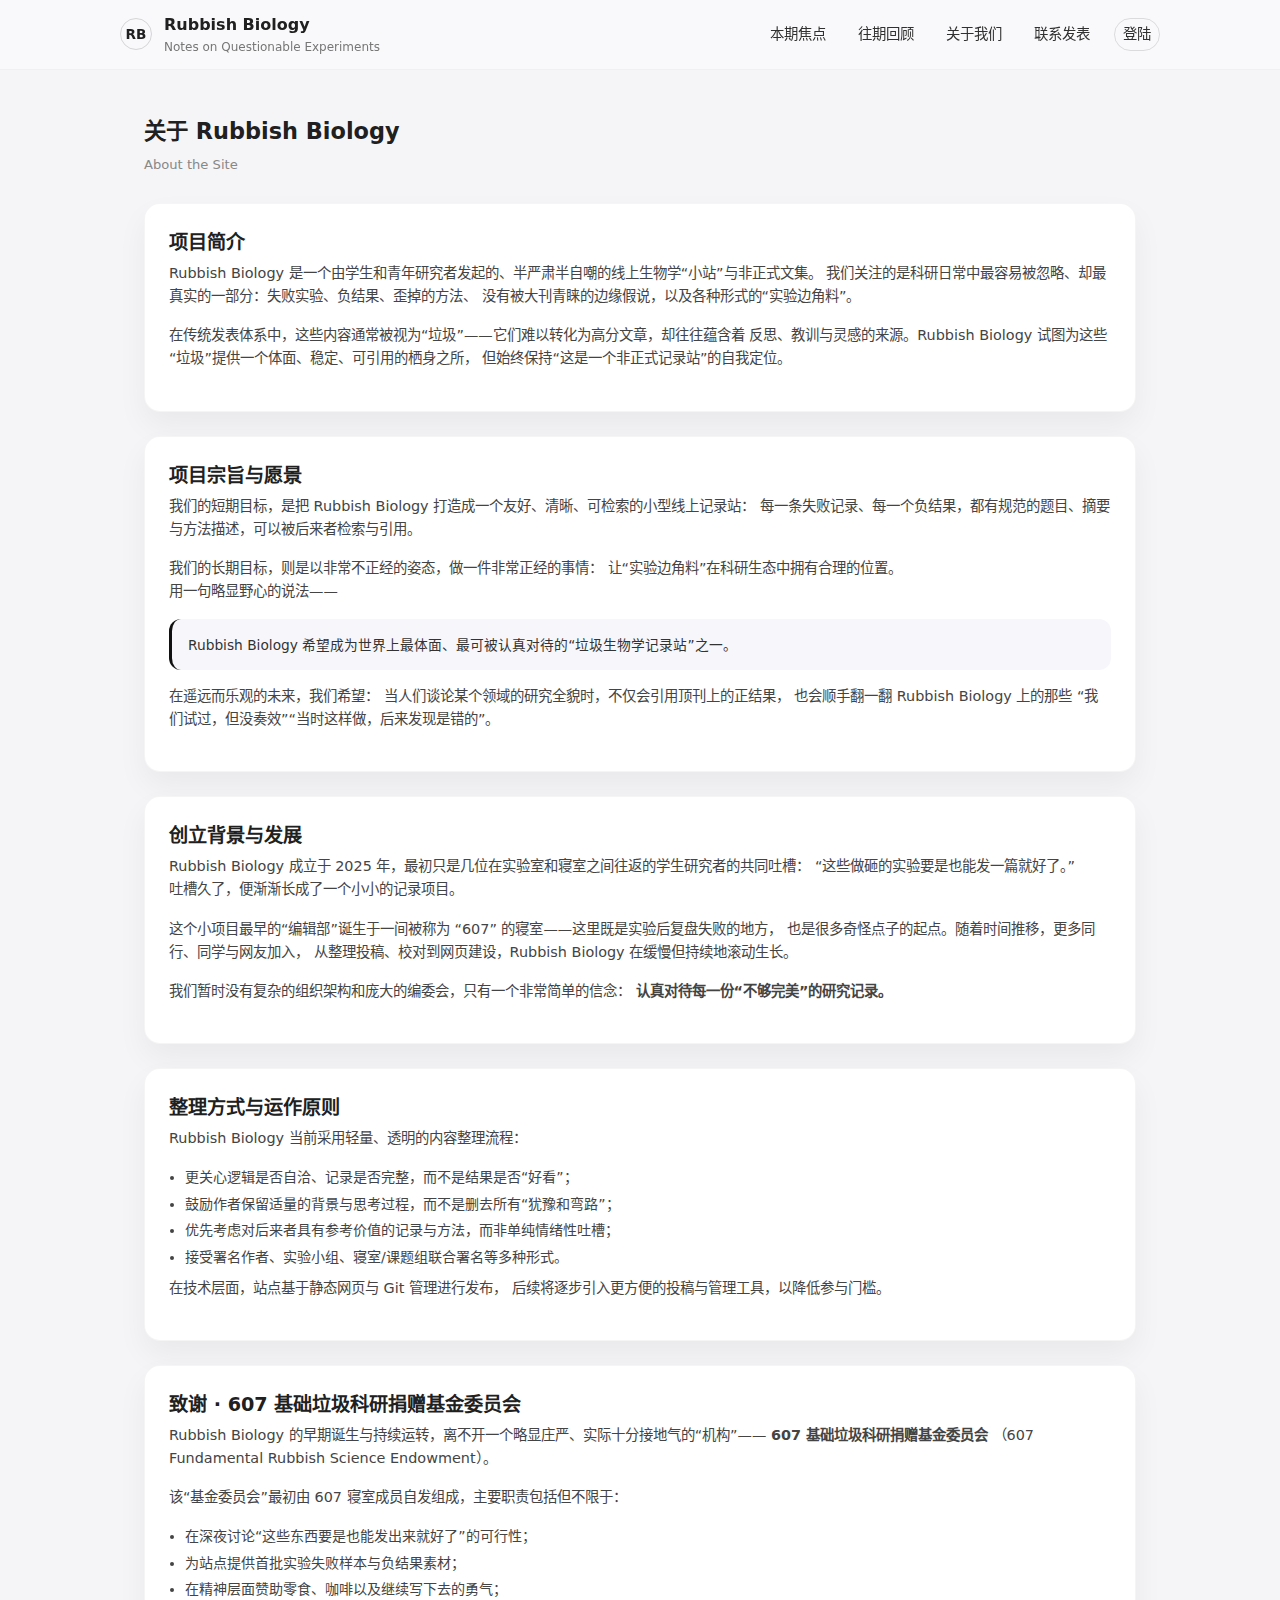
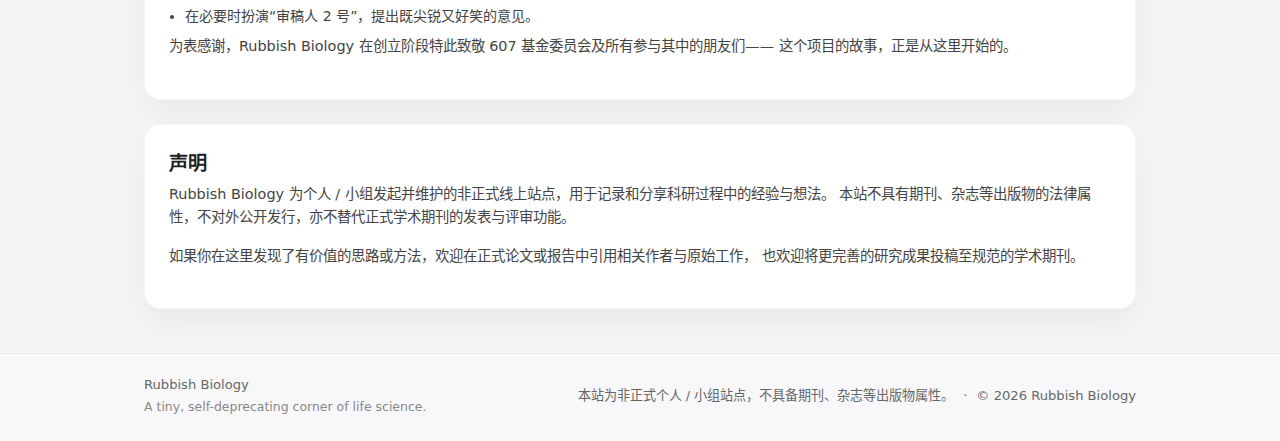
<file: notes/about/index.html>
<!DOCTYPE html>
<html lang="zh-CN">
<head>
    <meta charset="UTF-8">
    <title>关于我们 · Rubbish Biology</title>
    <meta name="viewport" content="width=device-width, initial-scale=1">
    <meta name="description" content="关于 Rubbish Biology：一个致力于记录生物学研究边角料与负结果的线上小站。">
    <link rel="stylesheet" href="../../assets/css/style.css">
</head>
<body>
<header class="site-header">
    <div class="container header-inner">
        <div class="brand">
            <div class="logo-circle">RB</div>
            <div class="brand-text">
                <div class="brand-title">Rubbish Biology</div>
                <div class="brand-subtitle">Notes on Questionable Experiments</div>
            </div>
        </div>
        <nav class="main-nav">
            <a href="../">本期焦点</a>
            <a href="../#archive">往期回顾</a>
            <a href="../about/">关于我们</a>
            <a href="../submit/">联系发表</a>
            <a href="../login/" class="nav-login">登陆</a>
        </nav>
    </div>
</header>

<main>
    <section class="section">
        <div class="container">
            <div class="section-header">
                <h2>关于 Rubbish Biology</h2>
                <p class="section-subtitle">About the Site</p>
            </div>

            <article class="feature-card">
                <h3 class="feature-title">项目简介</h3>
                <p class="feature-summary">
                    Rubbish Biology 是一个由学生和青年研究者发起的、半严肃半自嘲的线上生物学“小站”与非正式文集。
                    我们关注的是科研日常中最容易被忽略、却最真实的一部分：失败实验、负结果、歪掉的方法、
                    没有被大刊青睐的边缘假说，以及各种形式的“实验边角料”。
                </p>
                <p class="feature-summary">
                    在传统发表体系中，这些内容通常被视为“垃圾”——它们难以转化为高分文章，却往往蕴含着
                    反思、教训与灵感的来源。Rubbish Biology 试图为这些“垃圾”提供一个体面、稳定、可引用的栖身之所，
                    但始终保持“这是一个非正式记录站”的自我定位。
                </p>
            </article>

            <div style="height: 1.5rem;"></div>

            <article class="feature-card">
                <h3 class="feature-title">项目宗旨与愿景</h3>
                <p class="feature-summary">
                    我们的短期目标，是把 Rubbish Biology 打造成一个友好、清晰、可检索的小型线上记录站：
                    每一条失败记录、每一个负结果，都有规范的题目、摘要与方法描述，可以被后来者检索与引用。
                </p>
                <p class="feature-summary">
                    我们的长期目标，则是以非常不正经的姿态，做一件非常正经的事情：
                    让“实验边角料”在科研生态中拥有合理的位置。<br>
                    用一句略显野心的说法——
                </p>
                <div class="editor-note">
                    <p>
                        Rubbish Biology 希望成为世界上最体面、最可被认真对待的“垃圾生物学记录站”之一。
                    </p>
                </div>
                <p class="feature-summary">
                    在遥远而乐观的未来，我们希望：  
                    当人们谈论某个领域的研究全貌时，不仅会引用顶刊上的正结果，
                    也会顺手翻一翻 Rubbish Biology 上的那些
                    “我们试过，但没奏效”“当时这样做，后来发现是错的”。
                </p>
            </article>

            <div style="height: 1.5rem;"></div>

            <article class="feature-card">
                <h3 class="feature-title">创立背景与发展</h3>
                <p class="feature-summary">
                    Rubbish Biology 成立于 2025 年，最初只是几位在实验室和寝室之间往返的学生研究者的共同吐槽：
                    “这些做砸的实验要是也能发一篇就好了。”<br>
                    吐槽久了，便渐渐长成了一个小小的记录项目。
                </p>
                <p class="feature-summary">
                    这个小项目最早的“编辑部”诞生于一间被称为 “607” 的寝室——这里既是实验后复盘失败的地方，
                    也是很多奇怪点子的起点。随着时间推移，更多同行、同学与网友加入，
                    从整理投稿、校对到网页建设，Rubbish Biology 在缓慢但持续地滚动生长。
                </p>
                <p class="feature-summary">
                    我们暂时没有复杂的组织架构和庞大的编委会，只有一个非常简单的信念：
                    <strong>认真对待每一份“不够完美”的研究记录。</strong>
                </p>
            </article>

            <div style="height: 1.5rem;"></div>

            <article class="feature-card">
                <h3 class="feature-title">整理方式与运作原则</h3>
                <p class="feature-summary">
                    Rubbish Biology 当前采用轻量、透明的内容整理流程：
                </p>
                <ul class="bullet-list">
                    <li>更关心逻辑是否自洽、记录是否完整，而不是结果是否“好看”；</li>
                    <li>鼓励作者保留适量的背景与思考过程，而不是删去所有“犹豫和弯路”；</li>
                    <li>优先考虑对后来者具有参考价值的记录与方法，而非单纯情绪性吐槽；</li>
                    <li>接受署名作者、实验小组、寝室/课题组联合署名等多种形式。</li>
                </ul>
                <p class="feature-summary">
                    在技术层面，站点基于静态网页与 Git 管理进行发布，
                    后续将逐步引入更方便的投稿与管理工具，以降低参与门槛。
                </p>
            </article>

            <div style="height: 1.5rem;"></div>

            <article class="feature-card">
                <h3 class="feature-title">致谢 · 607 基础垃圾科研捐赠基金委员会</h3>
                <p class="feature-summary">
                    Rubbish Biology 的早期诞生与持续运转，离不开一个略显庄严、实际十分接地气的“机构”——
                    <strong>607 基础垃圾科研捐赠基金委员会</strong>
                    （607 Fundamental Rubbish Science Endowment）。
                </p>
                <p class="feature-summary">
                    该“基金委员会”最初由 607 寝室成员自发组成，主要职责包括但不限于：
                </p>
                <ul class="bullet-list">
                    <li>在深夜讨论“这些东西要是也能发出来就好了”的可行性；</li>
                    <li>为站点提供首批实验失败样本与负结果素材；</li>
                    <li>在精神层面赞助零食、咖啡以及继续写下去的勇气；</li>
                    <li>在必要时扮演“审稿人 2 号”，提出既尖锐又好笑的意见。</li>
                </ul>
                <p class="feature-summary">
                    为表感谢，Rubbish Biology 在创立阶段特此致敬 607 基金委员会及所有参与其中的朋友们——
                    这个项目的故事，正是从这里开始的。
                </p>
            </article>

            <div style="height: 1.5rem;"></div>

            <article class="feature-card">
                <h3 class="feature-title">声明</h3>
                <p class="feature-summary">
                    Rubbish Biology 为个人 / 小组发起并维护的非正式线上站点，用于记录和分享科研过程中的经验与想法。
                    本站不具有期刊、杂志等出版物的法律属性，不对外公开发行，亦不替代正式学术期刊的发表与评审功能。
                </p>
                <p class="feature-summary">
                    如果你在这里发现了有价值的思路或方法，欢迎在正式论文或报告中引用相关作者与原始工作，
                    也欢迎将更完善的研究成果投稿至规范的学术期刊。
                </p>
            </article>

        </div>
    </section>
</main>

<footer class="site-footer">
    <div class="container footer-inner">
        <div class="footer-left">
            <div class="footer-brand">Rubbish Biology</div>
            <div class="footer-note">
                A tiny, self-deprecating corner of life science.
            </div>
        </div>
        <div class="footer-right">
            <span class="footer-disclaimer">
                本站为非正式个人 / 小组站点，不具备期刊、杂志等出版物属性。
            </span>
            <span class="footer-divider">·</span>
            <span>© <span id="year"></span> Rubbish Biology</span>
        </div>
    </div>
</footer>

<script>
    document.getElementById('year').textContent = new Date().getFullYear();
</script>
</body>
</html>
</file>
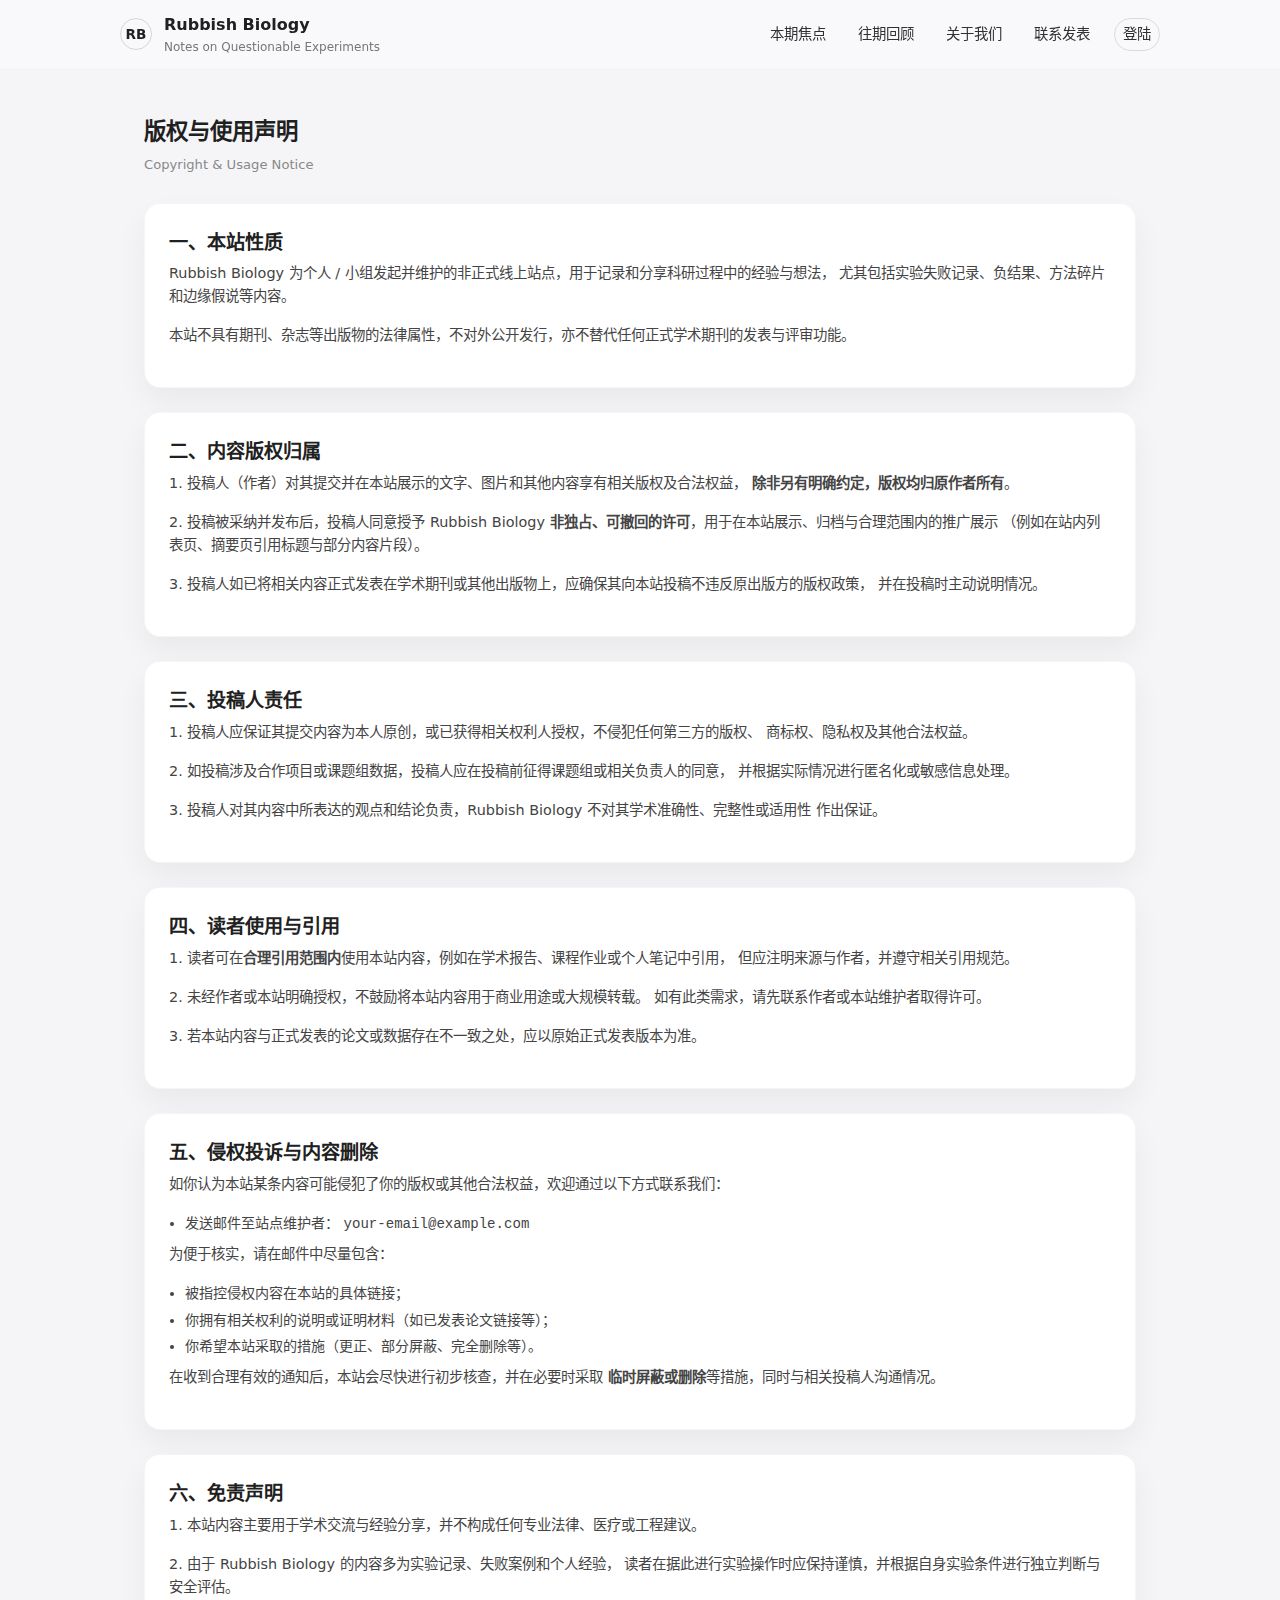
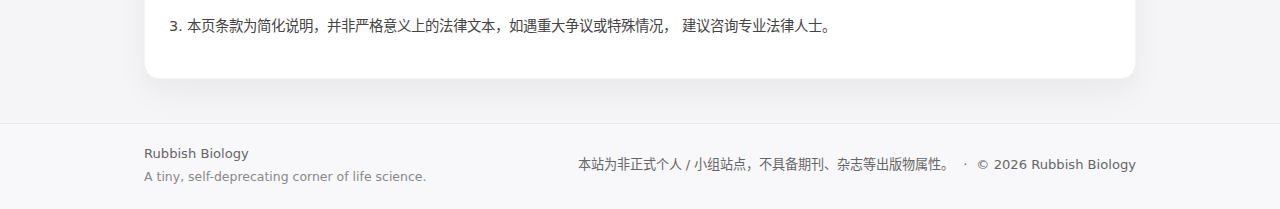
<file: notes/legal/index.html>
<!DOCTYPE html>
<html lang="zh-CN">
<head>
    <meta charset="UTF-8">
    <title>版权与使用声明 · Rubbish Biology</title>
    <meta name="viewport" content="width=device-width, initial-scale=1">
    <meta name="description" content="Rubbish Biology 的版权与使用声明，包括投稿人授权、内容版权归属与侵权处理方式。">
    <link rel="stylesheet" href="../../assets/css/style.css">
</head>
<body>
<header class="site-header">
    <div class="container header-inner">
        <div class="brand">
            <div class="logo-circle">RB</div>
            <div class="brand-text">
                <div class="brand-title">Rubbish Biology</div>
                <div class="brand-subtitle">Notes on Questionable Experiments</div>
            </div>
        </div>
        <nav class="main-nav">
            <a href="../">本期焦点</a>
            <a href="../#archive">往期回顾</a>
            <a href="../about/">关于我们</a>
            <a href="../submit/">联系发表</a>
            <a href="../login/" class="nav-login">登陆</a>
        </nav>
    </div>
</header>

<main>
    <section class="section">
        <div class="container">
            <div class="section-header">
                <h2>版权与使用声明</h2>
                <p class="section-subtitle">Copyright & Usage Notice</p>
            </div>

            <!-- 总体说明 -->
            <article class="feature-card">
                <h3 class="feature-title">一、本站性质</h3>
                <p class="feature-summary">
                    Rubbish Biology 为个人 / 小组发起并维护的非正式线上站点，用于记录和分享科研过程中的经验与想法，
                    尤其包括实验失败记录、负结果、方法碎片和边缘假说等内容。
                </p>
                <p class="feature-summary">
                    本站不具有期刊、杂志等出版物的法律属性，不对外公开发行，亦不替代任何正式学术期刊的发表与评审功能。
                </p>
            </article>

            <div style="height: 1.5rem;"></div>

            <!-- 版权归属 -->
            <article class="feature-card">
                <h3 class="feature-title">二、内容版权归属</h3>
                <p class="feature-summary">
                    1. 投稿人（作者）对其提交并在本站展示的文字、图片和其他内容享有相关版权及合法权益，
                    <strong>除非另有明确约定，版权均归原作者所有</strong>。
                </p>
                <p class="feature-summary">
                    2. 投稿被采纳并发布后，投稿人同意授予 Rubbish Biology
                    <strong>非独占、可撤回的许可</strong>，用于在本站展示、归档与合理范围内的推广展示
                    （例如在站内列表页、摘要页引用标题与部分内容片段）。
                </p>
                <p class="feature-summary">
                    3. 投稿人如已将相关内容正式发表在学术期刊或其他出版物上，应确保其向本站投稿不违反原出版方的版权政策，
                    并在投稿时主动说明情况。
                </p>
            </article>

            <div style="height: 1.5rem;"></div>

            <!-- 投稿人责任 -->
            <article class="feature-card">
                <h3 class="feature-title">三、投稿人责任</h3>
                <p class="feature-summary">
                    1. 投稿人应保证其提交内容为本人原创，或已获得相关权利人授权，不侵犯任何第三方的版权、
                    商标权、隐私权及其他合法权益。
                </p>
                <p class="feature-summary">
                    2. 如投稿涉及合作项目或课题组数据，投稿人应在投稿前征得课题组或相关负责人的同意，
                    并根据实际情况进行匿名化或敏感信息处理。
                </p>
                <p class="feature-summary">
                    3. 投稿人对其内容中所表达的观点和结论负责，Rubbish Biology 不对其学术准确性、完整性或适用性
                    作出保证。
                </p>
            </article>

            <div style="height: 1.5rem;"></div>

            <!-- 读者使用与引用 -->
            <article class="feature-card">
                <h3 class="feature-title">四、读者使用与引用</h3>
                <p class="feature-summary">
                    1. 读者可在<strong>合理引用范围内</strong>使用本站内容，例如在学术报告、课程作业或个人笔记中引用，
                    但应注明来源与作者，并遵守相关引用规范。
                </p>
                <p class="feature-summary">
                    2. 未经作者或本站明确授权，不鼓励将本站内容用于商业用途或大规模转载。
                    如有此类需求，请先联系作者或本站维护者取得许可。
                </p>
                <p class="feature-summary">
                    3. 若本站内容与正式发表的论文或数据存在不一致之处，应以原始正式发表版本为准。
                </p>
            </article>

            <div style="height: 1.5rem;"></div>

            <!-- 侵权与删除 -->
            <article class="feature-card">
                <h3 class="feature-title">五、侵权投诉与内容删除</h3>
                <p class="feature-summary">
                    如你认为本站某条内容可能侵犯了你的版权或其他合法权益，欢迎通过以下方式联系我们：
                </p>
                <ul class="bullet-list">
                    <li>
                        发送邮件至站点维护者：
                        <!-- 同样记得改为你自己的邮箱 -->
                        <code>your-email@example.com</code>
                    </li>
                </ul>
                <p class="feature-summary">
                    为便于核实，请在邮件中尽量包含：
                </p>
                <ul class="bullet-list">
                    <li>被指控侵权内容在本站的具体链接；</li>
                    <li>你拥有相关权利的说明或证明材料（如已发表论文链接等）；</li>
                    <li>你希望本站采取的措施（更正、部分屏蔽、完全删除等）。</li>
                </ul>
                <p class="feature-summary">
                    在收到合理有效的通知后，本站会尽快进行初步核查，并在必要时采取
                    <strong>临时屏蔽或删除</strong>等措施，同时与相关投稿人沟通情况。
                </p>
            </article>

            <div style="height: 1.5rem;"></div>

            <!-- 免责声明 -->
            <article class="feature-card">
                <h3 class="feature-title">六、免责声明</h3>
                <p class="feature-summary">
                    1. 本站内容主要用于学术交流与经验分享，并不构成任何专业法律、医疗或工程建议。
                </p>
                <p class="feature-summary">
                    2. 由于 Rubbish Biology 的内容多为实验记录、失败案例和个人经验，
                    读者在据此进行实验操作时应保持谨慎，并根据自身实验条件进行独立判断与安全评估。
                </p>
                <p class="feature-summary">
                    3. 本页条款为简化说明，并非严格意义上的法律文本，如遇重大争议或特殊情况，
                    建议咨询专业法律人士。
                </p>
            </article>
        </div>
    </section>
</main>

<footer class="site-footer">
    <div class="container footer-inner">
        <div class="footer-left">
            <div class="footer-brand">Rubbish Biology</div>
            <div class="footer-note">
                A tiny, self-deprecating corner of life science.
            </div>
        </div>
        <div class="footer-right">
            <span class="footer-disclaimer">
                本站为非正式个人 / 小组站点，不具备期刊、杂志等出版物属性。
            </span>
            <span class="footer-divider">·</span>
            <span>© <span id="year"></span> Rubbish Biology</span>
        </div>
    </div>
</footer>

<script>
    document.getElementById('year').textContent = new Date().getFullYear();
</script>
</body>
</html>
</file>
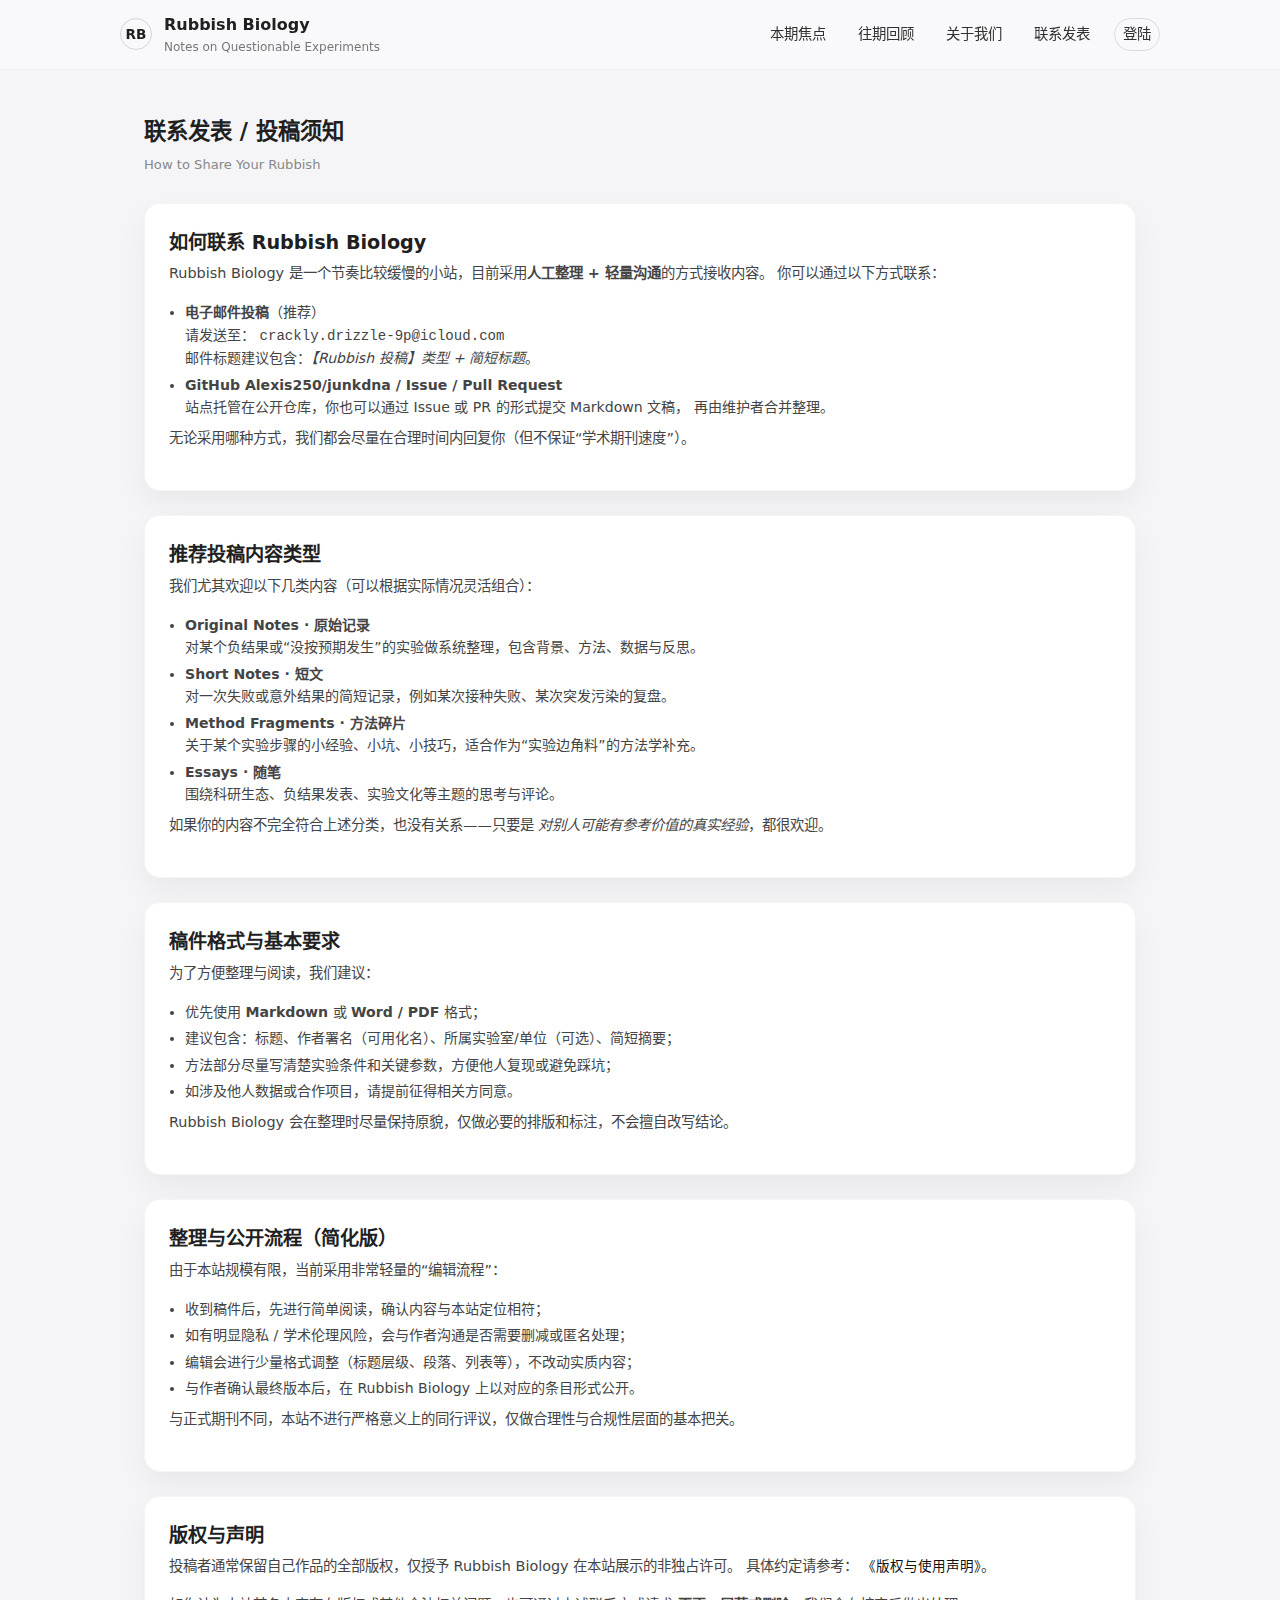
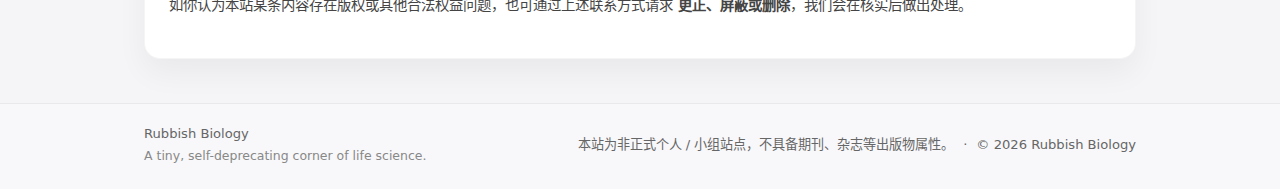
<file: notes/submit/index.html>
<!DOCTYPE html>
<html lang="zh-CN">
<head>
    <meta charset="UTF-8">
    <title>联系发表 · Rubbish Biology</title>
    <meta name="viewport" content="width=device-width, initial-scale=1">
    <meta name="description" content="Rubbish Biology 联系发表与投稿须知：如何提交你的失败实验记录、负结果与方法碎片。">
    <link rel="stylesheet" href="../../assets/css/style.css">
</head>
<body>
<header class="site-header">
    <div class="container header-inner">
        <div class="brand">
            <div class="logo-circle">RB</div>
            <div class="brand-text">
                <div class="brand-title">Rubbish Biology</div>
                <div class="brand-subtitle">Notes on Questionable Experiments</div>
            </div>
        </div>
        <nav class="main-nav">
            <a href="../">本期焦点</a>
            <a href="../#archive">往期回顾</a>
            <a href="../about/">关于我们</a>
            <a href="../submit/">联系发表</a>
            <a href="../login/" class="nav-login">登陆</a>
        </nav>
    </div>
</header>

<main>
    <section class="section">
        <div class="container">
            <div class="section-header">
                <h2>联系发表 / 投稿须知</h2>
                <p class="section-subtitle">How to Share Your Rubbish</p>
            </div>

            <!-- 投稿方式 -->
            <article class="feature-card">
                <h3 class="feature-title">如何联系 Rubbish Biology</h3>
                <p class="feature-summary">
                    Rubbish Biology 是一个节奏比较缓慢的小站，目前采用<strong>人工整理 + 轻量沟通</strong>的方式接收内容。
                    你可以通过以下方式联系：
                </p>
                <ul class="bullet-list">
                    <li>
                        <strong>电子邮件投稿</strong>（推荐）<br>
                        请发送至：
                        <!-- TODO: 把下面这个邮箱改成你自己的投稿邮箱 -->
                        <code>crackly.drizzle-9p@icloud.com</code><br>
                        邮件标题建议包含：<em>【Rubbish 投稿】类型 + 简短标题</em>。
                    </li>
                    <li>
                        <strong>GitHub Alexis250/junkdna / Issue / Pull Request</strong><br>
                        站点托管在公开仓库，你也可以通过 Issue 或 PR 的形式提交 Markdown 文稿，
                        再由维护者合并整理。
                    </li>
                </ul>
                <p class="feature-summary">
                    无论采用哪种方式，我们都会尽量在合理时间内回复你（但不保证“学术期刊速度”）。
                </p>
            </article>

            <div style="height: 1.5rem;"></div>

            <!-- 推荐投稿类型 -->
            <article class="feature-card">
                <h3 class="feature-title">推荐投稿内容类型</h3>
                <p class="feature-summary">
                    我们尤其欢迎以下几类内容（可以根据实际情况灵活组合）：
                </p>
                <ul class="bullet-list">
                    <li>
                        <strong>Original Notes · 原始记录</strong><br>
                        对某个负结果或“没按预期发生”的实验做系统整理，包含背景、方法、数据与反思。
                    </li>
                    <li>
                        <strong>Short Notes · 短文</strong><br>
                        对一次失败或意外结果的简短记录，例如某次接种失败、某次突发污染的复盘。
                    </li>
                    <li>
                        <strong>Method Fragments · 方法碎片</strong><br>
                        关于某个实验步骤的小经验、小坑、小技巧，适合作为“实验边角料”的方法学补充。
                    </li>
                    <li>
                        <strong>Essays · 随笔</strong><br>
                        围绕科研生态、负结果发表、实验文化等主题的思考与评论。
                    </li>
                </ul>
                <p class="feature-summary">
                    如果你的内容不完全符合上述分类，也没有关系——只要是
                    <em>对别人可能有参考价值的真实经验</em>，都很欢迎。
                </p>
            </article>

            <div style="height: 1.5rem;"></div>

            <!-- 格式与基本要求 -->
            <article class="feature-card">
                <h3 class="feature-title">稿件格式与基本要求</h3>
                <p class="feature-summary">
                    为了方便整理与阅读，我们建议：
                </p>
                <ul class="bullet-list">
                    <li>优先使用 <strong>Markdown</strong> 或 <strong>Word / PDF</strong> 格式；</li>
                    <li>建议包含：标题、作者署名（可用化名）、所属实验室/单位（可选）、简短摘要；</li>
                    <li>方法部分尽量写清楚实验条件和关键参数，方便他人复现或避免踩坑；</li>
                    <li>如涉及他人数据或合作项目，请提前征得相关方同意。</li>
                </ul>
                <p class="feature-summary">
                    Rubbish Biology 会在整理时尽量保持原貌，仅做必要的排版和标注，不会擅自改写结论。
                </p>
            </article>

            <div style="height: 1.5rem;"></div>

            <!-- 整理与公开流程 -->
            <article class="feature-card">
                <h3 class="feature-title">整理与公开流程（简化版）</h3>
                <p class="feature-summary">
                    由于本站规模有限，当前采用非常轻量的“编辑流程”：
                </p>
                <ul class="bullet-list">
                    <li>收到稿件后，先进行简单阅读，确认内容与本站定位相符；</li>
                    <li>如有明显隐私 / 学术伦理风险，会与作者沟通是否需要删减或匿名处理；</li>
                    <li>编辑会进行少量格式调整（标题层级、段落、列表等），不改动实质内容；</li>
                    <li>与作者确认最终版本后，在 Rubbish Biology 上以对应的条目形式公开。</li>
                </ul>
                <p class="feature-summary">
                    与正式期刊不同，本站不进行严格意义上的同行评议，仅做合理性与合规性层面的基本把关。
                </p>
            </article>

            <div style="height: 1.5rem;"></div>

            <!-- 版权与声明提示 -->
            <article class="feature-card">
                <h3 class="feature-title">版权与声明</h3>
                <p class="feature-summary">
                    投稿者通常保留自己作品的全部版权，仅授予 Rubbish Biology 在本站展示的非独占许可。
                    具体约定请参考：
                    <a href="../legal/" class="text-link">《版权与使用声明》</a>。
                </p>
                <p class="feature-summary">
                    如你认为本站某条内容存在版权或其他合法权益问题，也可通过上述联系方式请求
                    <strong>更正、屏蔽或删除</strong>，我们会在核实后做出处理。
                </p>
            </article>
        </div>
    </section>
</main>

<footer class="site-footer">
    <div class="container footer-inner">
        <div class="footer-left">
            <div class="footer-brand">Rubbish Biology</div>
            <div class="footer-note">
                A tiny, self-deprecating corner of life science.
            </div>
        </div>
        <div class="footer-right">
            <span class="footer-disclaimer">
                本站为非正式个人 / 小组站点，不具备期刊、杂志等出版物属性。
            </span>
            <span class="footer-divider">·</span>
            <span>© <span id="year"></span> Rubbish Biology</span>
        </div>
    </div>
</footer>

<script>
    document.getElementById('year').textContent = new Date().getFullYear();
</script>
</body>
</html>
</file>
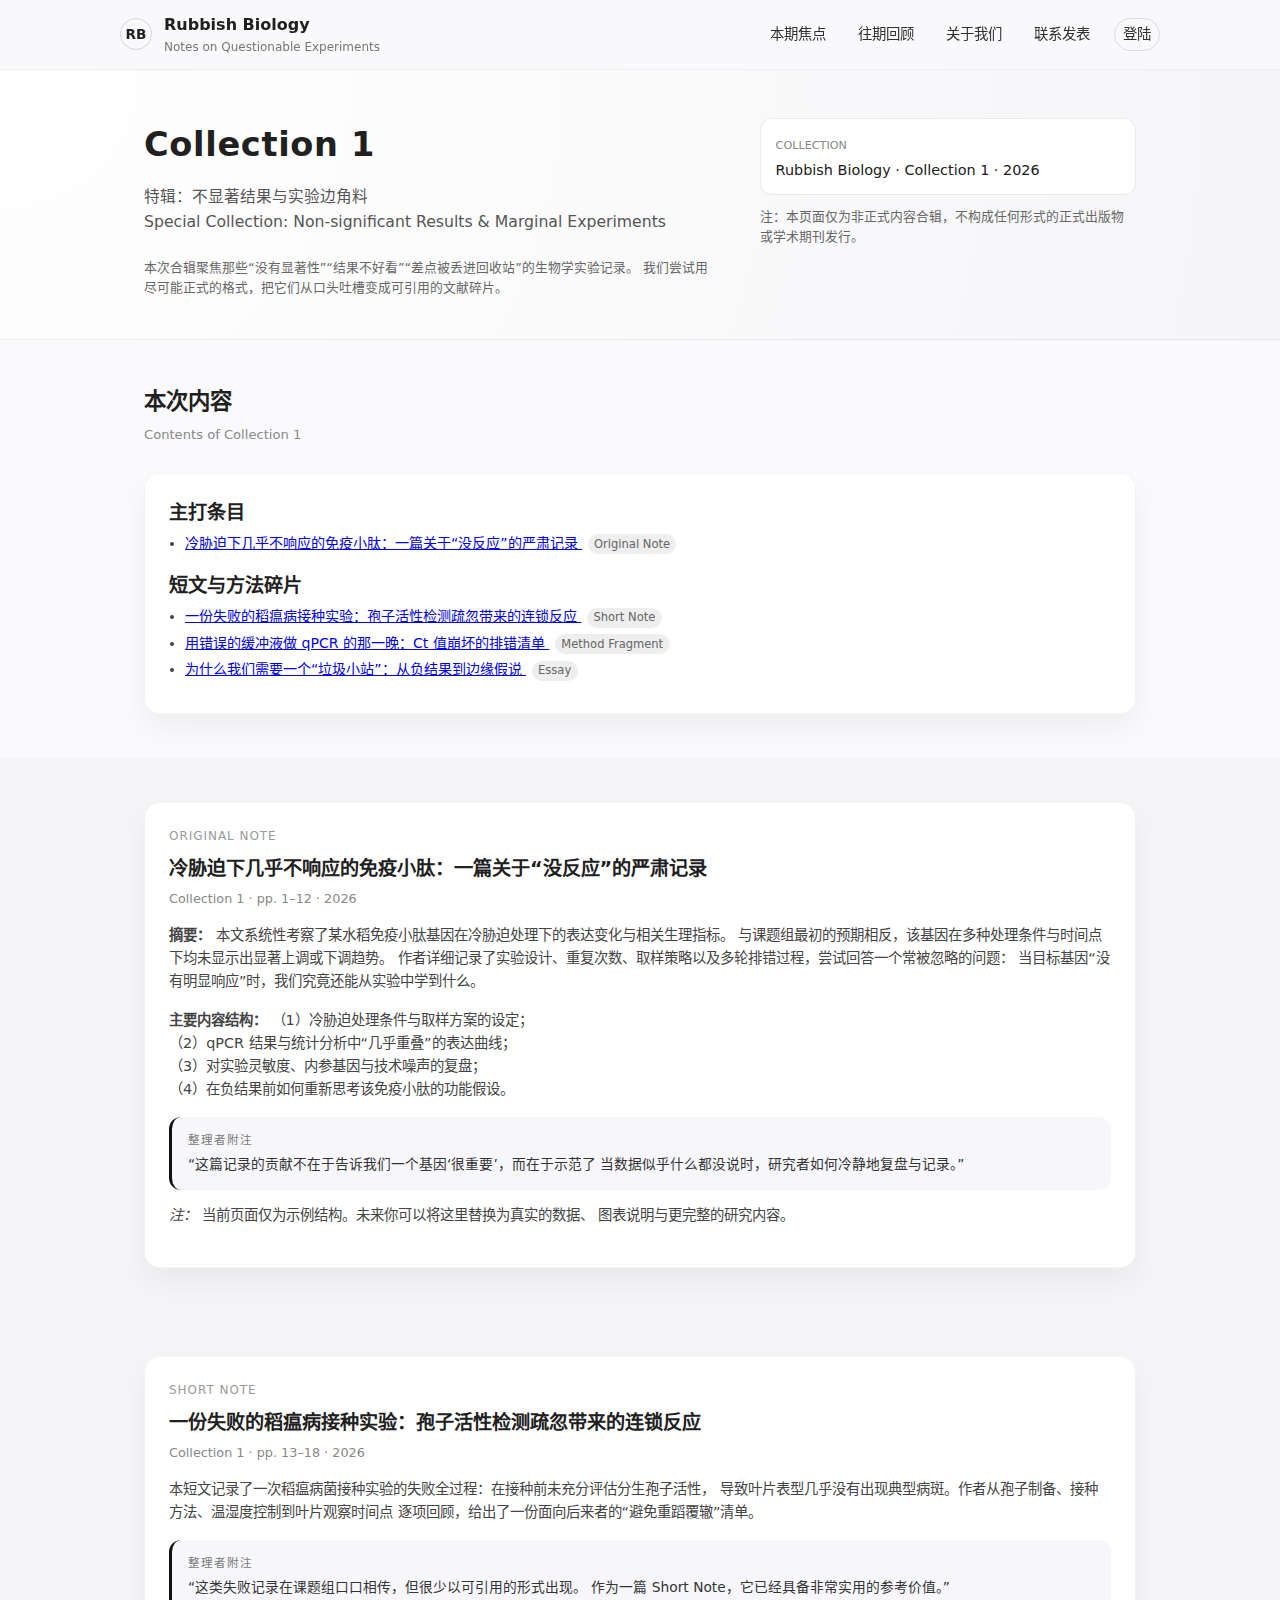
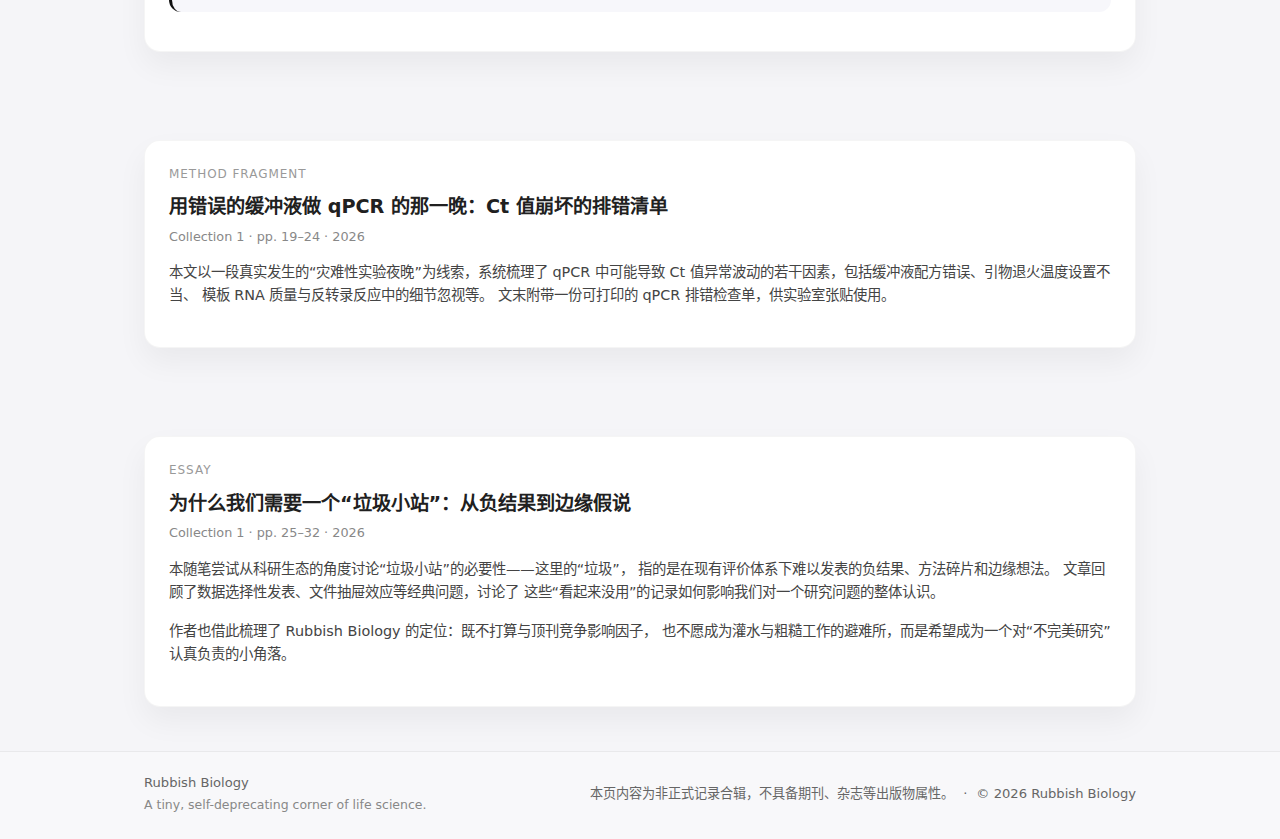
<file: issues/issue-01.html>
<!DOCTYPE html>
<html lang="zh-CN">
<head>
    <meta charset="UTF-8">
    <title>Collection 1 · Rubbish Biology</title>
    <meta name="viewport" content="width=device-width, initial-scale=1">
    <meta name="description" content="Rubbish Biology 合辑 1：不显著结果与实验边角料专题。">
    <link rel="stylesheet" href="../assets/css/style.css">
</head>
<body>
<header class="site-header">
    <div class="container header-inner">
        <div class="brand">
            <div class="logo-circle">RB</div>
            <div class="brand-text">
                <div class="brand-title">Rubbish Biology</div>
                <div class="brand-subtitle">Notes on Questionable Experiments</div>
            </div>
        </div>
        <nav class="main-nav">
            <a href="../">本期焦点</a>
            <a href="../#archive">往期回顾</a>
            <a href="../about/">关于我们</a>
            <a href="../submit/">联系发表</a>
            <a href="../login/" class="nav-login">登陆</a>
        </nav>
    </div>
</header>

<main>
    <!-- 合辑头部信息 -->
    <section class="hero">
        <div class="container hero-inner">
            <div class="hero-text">
                <h1>Collection 1</h1>
                <p class="hero-tagline">
                    特辑：不显著结果与实验边角料<br>
                    Special Collection: Non-significant Results & Marginal Experiments
                </p>
                <p class="hero-note">
                    本次合辑聚焦那些“没有显著性”“结果不好看”“差点被丢进回收站”的生物学实验记录。
                    我们尝试用尽可能正式的格式，把它们从口头吐槽变成可引用的文献碎片。
                </p>
            </div>
            <div class="hero-meta">
                <div class="hero-badge">
                    <span class="badge-label">Collection</span>
                    <span class="badge-content">Rubbish Biology · Collection 1 · 2026</span>
                </div>
                <p class="hero-note">
                    注：本页面仅为非正式内容合辑，不构成任何形式的正式出版物或学术期刊发行。
                </p>
            </div>
        </div>
    </section>

    <!-- 目录 -->
    <section class="section section-current">
        <div class="container">
            <div class="section-header">
                <h2>本次内容</h2>
                <p class="section-subtitle">Contents of Collection 1</p>
            </div>

            <article class="feature-card">
                <h3 class="feature-title">主打条目</h3>
                <ul class="bullet-list">
                    <li>
                        <a href="#feature">
                            冷胁迫下几乎不响应的免疫小肽：一篇关于“没反应”的严肃记录
                        </a>
                        <span class="article-type">Original Note</span>
                    </li>
                </ul>

                <h3 class="feature-title" style="margin-top:1rem;">短文与方法碎片</h3>
                <ul class="bullet-list">
                    <li>
                        <a href="#short-note-1">
                            一份失败的稻瘟病接种实验：孢子活性检测疏忽带来的连锁反应
                        </a>
                        <span class="article-type">Short Note</span>
                    </li>
                    <li>
                        <a href="#method-fragment">
                            用错误的缓冲液做 qPCR 的那一晚：Ct 值崩坏的排错清单
                        </a>
                        <span class="article-type">Method Fragment</span>
                    </li>
                    <li>
                        <a href="#essay">
                            为什么我们需要一个“垃圾小站”：从负结果到边缘假说
                        </a>
                        <span class="article-type">Essay</span>
                    </li>
                </ul>
            </article>
        </div>
    </section>

    <!-- 主打条目 -->
    <section class="section">
        <div class="container">
            <article id="feature" class="feature-card">
                <div class="feature-label">Original Note</div>
                <h2 class="feature-title">
                    冷胁迫下几乎不响应的免疫小肽：一篇关于“没反应”的严肃记录
                </h2>
                <p class="feature-meta">
                    Collection 1 · pp. 1–12 · 2026
                </p>
                <p class="feature-summary">
                    <strong>摘要：</strong>
                    本文系统性考察了某水稻免疫小肽基因在冷胁迫处理下的表达变化与相关生理指标。
                    与课题组最初的预期相反，该基因在多种处理条件与时间点下均未显示出显著上调或下调趋势。
                    作者详细记录了实验设计、重复次数、取样策略以及多轮排错过程，尝试回答一个常被忽略的问题：
                    当目标基因“没有明显响应”时，我们究竟还能从实验中学到什么。
                </p>
                <p class="feature-summary">
                    <strong>主要内容结构：</strong>
                    （1）冷胁迫处理条件与取样方案的设定；<br>
                    （2）qPCR 结果与统计分析中“几乎重叠”的表达曲线；<br>
                    （3）对实验灵敏度、内参基因与技术噪声的复盘；<br>
                    （4）在负结果前如何重新思考该免疫小肽的功能假设。
                </p>
                <div class="editor-note">
                    <div class="editor-label">整理者附注</div>
                    <p>
                        “这篇记录的贡献不在于告诉我们一个基因‘很重要’，而在于示范了
                        当数据似乎什么都没说时，研究者如何冷静地复盘与记录。”
                    </p>
                </div>
                <p class="feature-summary">
                    <em>注：</em> 当前页面仅为示例结构。未来你可以将这里替换为真实的数据、
                    图表说明与更完整的研究内容。
                </p>
            </article>
        </div>
    </section>

    <!-- 短文 · Short Note -->
    <section class="section">
        <div class="container">
            <article id="short-note-1" class="feature-card">
                <div class="feature-label">Short Note</div>
                <h2 class="feature-title">
                    一份失败的稻瘟病接种实验：孢子活性检测疏忽带来的连锁反应
                </h2>
                <p class="feature-meta">
                    Collection 1 · pp. 13–18 · 2026
                </p>
                <p class="feature-summary">
                    本短文记录了一次稻瘟病菌接种实验的失败全过程：在接种前未充分评估分生孢子活性，
                    导致叶片表型几乎没有出现典型病斑。作者从孢子制备、接种方法、温湿度控制到叶片观察时间点
                    逐项回顾，给出了一份面向后来者的“避免重蹈覆辙”清单。
                </p>
                <div class="editor-note">
                    <div class="editor-label">整理者附注</div>
                    <p>
                        “这类失败记录在课题组口口相传，但很少以可引用的形式出现。
                        作为一篇 Short Note，它已经具备非常实用的参考价值。”
                    </p>
                </div>
            </article>
        </div>
    </section>

    <!-- 方法碎片 · Method Fragment -->
    <section class="section">
        <div class="container">
            <article id="method-fragment" class="feature-card">
                <div class="feature-label">Method Fragment</div>
                <h2 class="feature-title">
                    用错误的缓冲液做 qPCR 的那一晚：Ct 值崩坏的排错清单
                </h2>
                <p class="feature-meta">
                    Collection 1 · pp. 19–24 · 2026
                </p>
                <p class="feature-summary">
                    本文以一段真实发生的“灾难性实验夜晚”为线索，系统梳理了 qPCR 中可能导致
                    Ct 值异常波动的若干因素，包括缓冲液配方错误、引物退火温度设置不当、
                    模板 RNA 质量与反转录反应中的细节忽视等。
                    文末附带一份可打印的 qPCR 排错检查单，供实验室张贴使用。
                </p>
            </article>
        </div>
    </section>

    <!-- 随笔 · Essay -->
    <section class="section">
        <div class="container">
            <article id="essay" class="feature-card">
                <div class="feature-label">Essay</div>
                <h2 class="feature-title">
                    为什么我们需要一个“垃圾小站”：从负结果到边缘假说
                </h2>
                <p class="feature-meta">
                    Collection 1 · pp. 25–32 · 2026
                </p>
                <p class="feature-summary">
                    本随笔尝试从科研生态的角度讨论“垃圾小站”的必要性——这里的“垃圾”，
                    指的是在现有评价体系下难以发表的负结果、方法碎片和边缘想法。
                    文章回顾了数据选择性发表、文件抽屉效应等经典问题，讨论了
                    这些“看起来没用”的记录如何影响我们对一个研究问题的整体认识。
                </p>
                <p class="feature-summary">
                    作者也借此梳理了 Rubbish Biology 的定位：既不打算与顶刊竞争影响因子，
                    也不愿成为灌水与粗糙工作的避难所，而是希望成为一个对“不完美研究”认真负责的小角落。
                </p>
            </article>
        </div>
    </section>
</main>

<footer class="site-footer">
    <div class="container footer-inner">
        <div class="footer-left">
            <div class="footer-brand">Rubbish Biology</div>
            <div class="footer-note">
                A tiny, self-deprecating corner of life science.
            </div>
        </div>
        <div class="footer-right">
            <span class="footer-disclaimer">
                本页内容为非正式记录合辑，不具备期刊、杂志等出版物属性。
            </span>
            <span class="footer-divider">·</span>
            <span>© <span id="year"></span> Rubbish Biology</span>
        </div>
    </div>
</footer>

<script>
    document.getElementById('year').textContent = new Date().getFullYear();
</script>
</body>
</html>
</file>
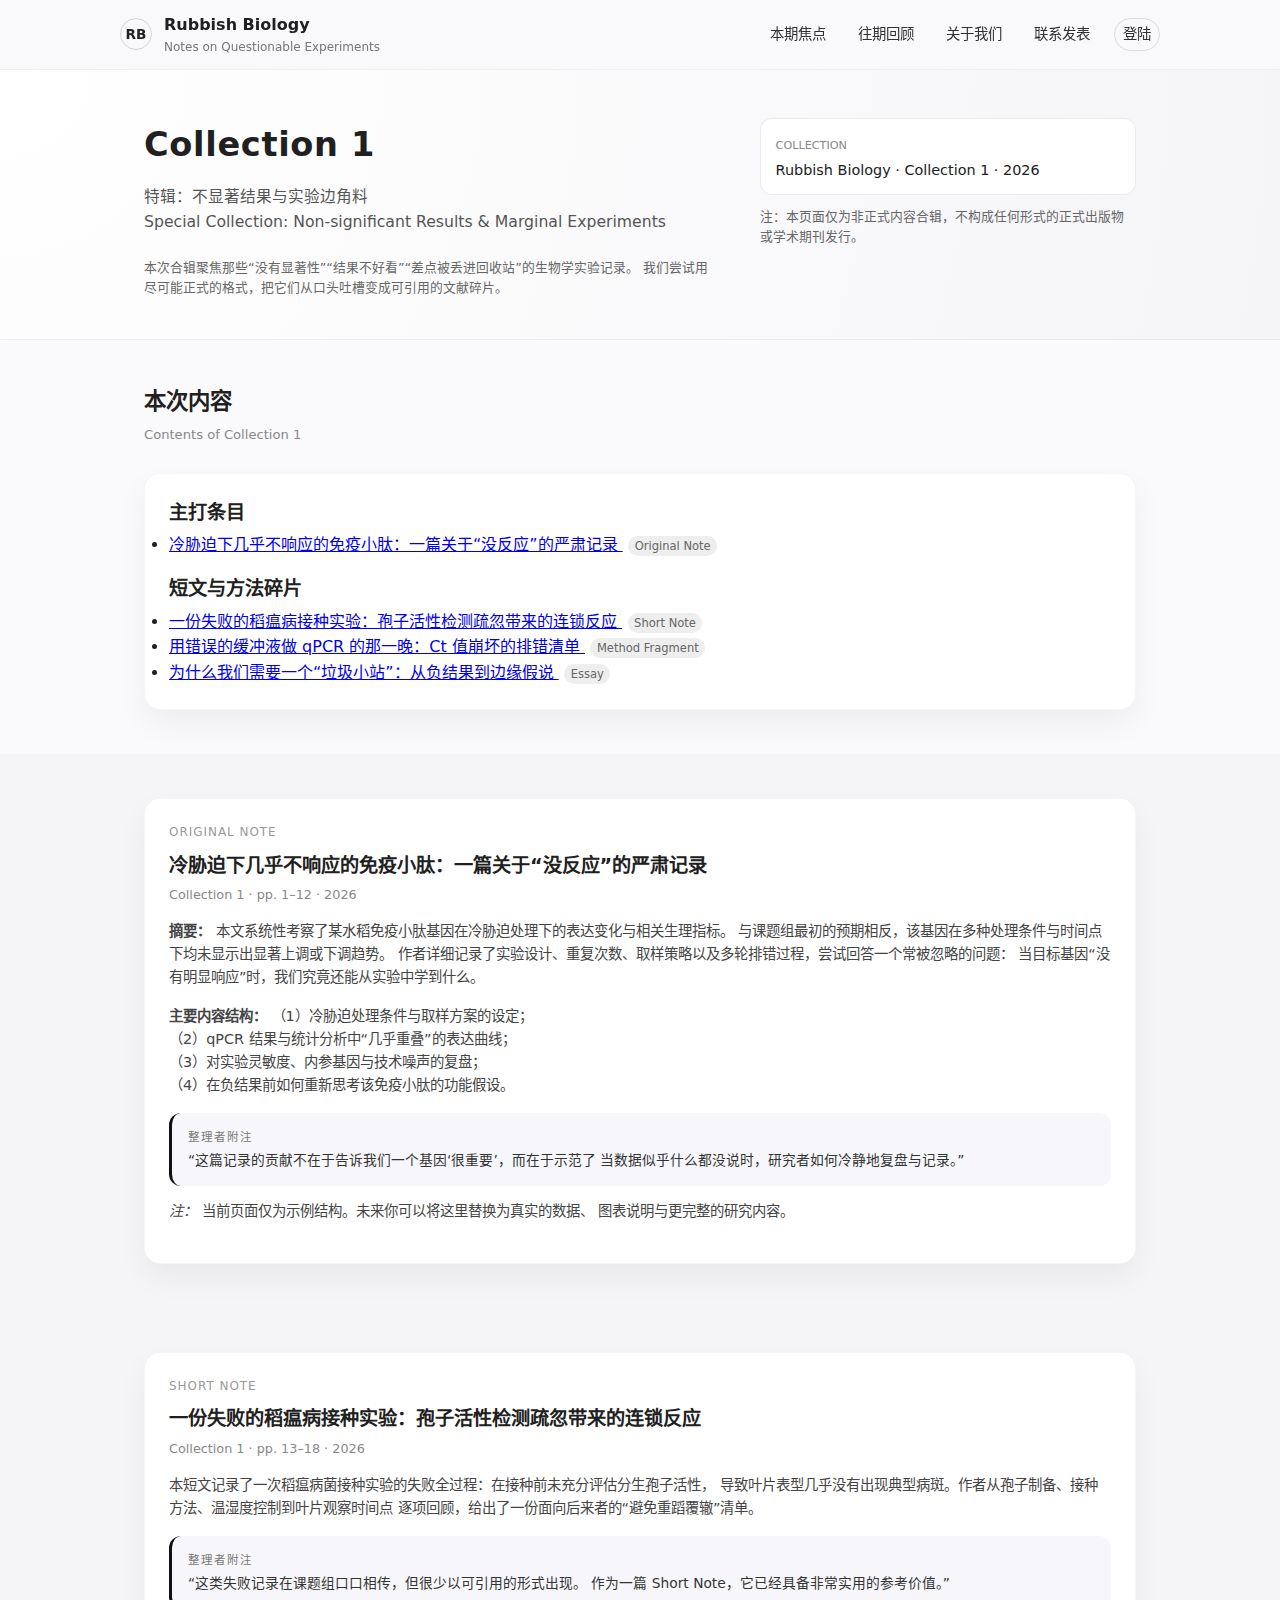
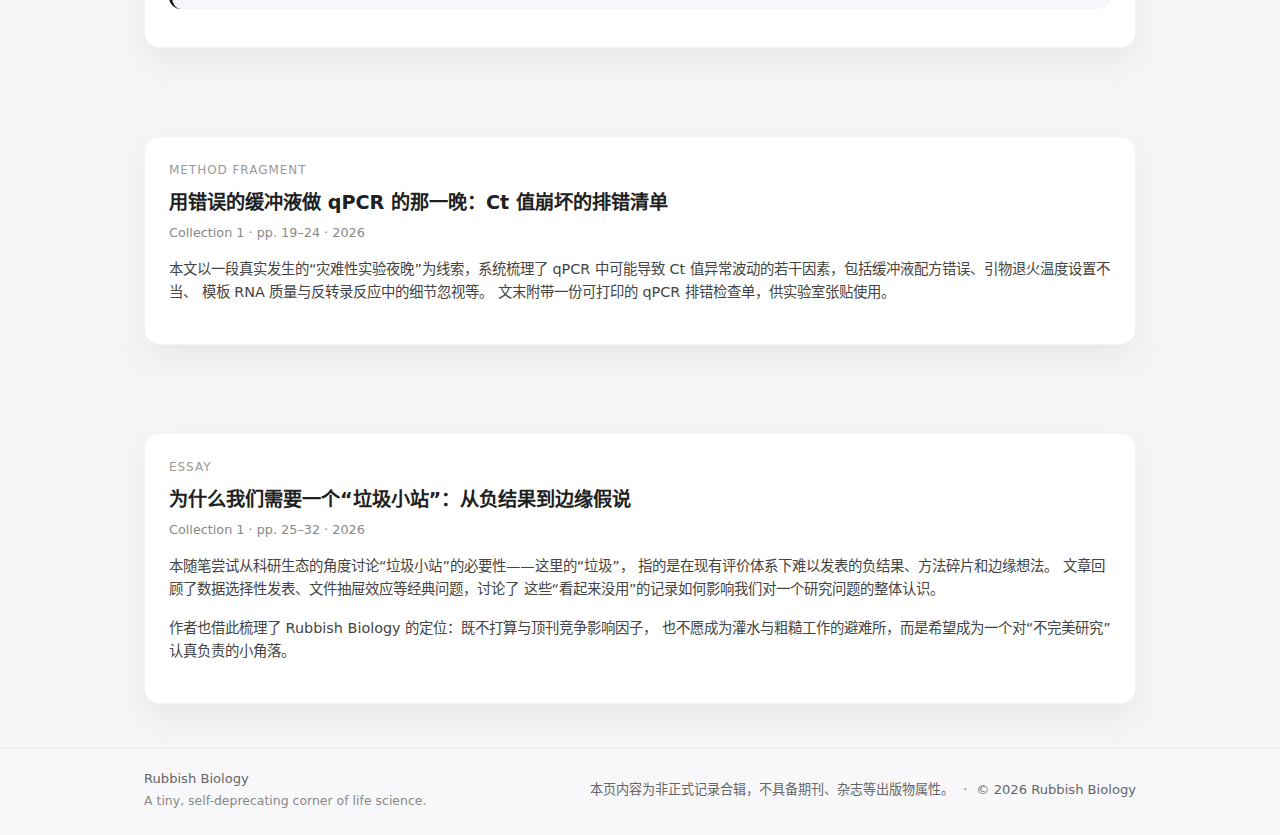
<file: notes/issues/issue-01.html>
<!DOCTYPE html>
<html lang="zh-CN">
<head>
    <meta charset="UTF-8">
    <title>Collection 1 · Rubbish Biology</title>
    <meta name="viewport" content="width=device-width, initial-scale=1">
    <meta name="description" content="Rubbish Biology 合辑 1：不显著结果与实验边角料专题。">
    <link rel="stylesheet" href="../../assets/css/style.css">
</head>
<body>
<header class="site-header">
    <div class="container header-inner">
        <div class="brand">
            <div class="logo-circle">RB</div>
            <div class="brand-text">
                <div class="brand-title">Rubbish Biology</div>
                <div class="brand-subtitle">Notes on Questionable Experiments</div>
            </div>
        </div>
        <nav class="main-nav">
            <a href="../">本期焦点</a>
            <a href="../#archive">往期回顾</a>
            <a href="../about/">关于我们</a>
            <a href="../submit/">联系发表</a>
            <a href="../login/" class="nav-login">登陆</a>
        </nav>
    </div>
</header>

<main>
    <!-- 合辑头部信息 -->
    <section class="hero">
        <div class="container hero-inner">
            <div class="hero-text">
                <h1>Collection 1</h1>
                <p class="hero-tagline">
                    特辑：不显著结果与实验边角料<br>
                    Special Collection: Non-significant Results & Marginal Experiments
                </p>
                <p class="hero-note">
                    本次合辑聚焦那些“没有显著性”“结果不好看”“差点被丢进回收站”的生物学实验记录。
                    我们尝试用尽可能正式的格式，把它们从口头吐槽变成可引用的文献碎片。
                </p>
            </div>
            <div class="hero-meta">
                <div class="hero-badge">
                    <span class="badge-label">Collection</span>
                    <span class="badge-content">Rubbish Biology · Collection 1 · 2026</span>
                </div>
                <p class="hero-note">
                    注：本页面仅为非正式内容合辑，不构成任何形式的正式出版物或学术期刊发行。
                </p>
            </div>
        </div>
    </section>

    <!-- 目录 -->
    <section class="section section-current">
        <div class="container">
            <div class="section-header">
                <h2>本次内容</h2>
                <p class="section-subtitle">Contents of Collection 1</p>
            </div>

            <article class="feature-card">
                <h3 class="feature-title">主打条目</h3>
<ul class="toc-list">
    <li>
        <a href="#feature">
            冷胁迫下几乎不响应的免疫小肽：一篇关于“没反应”的严肃记录
        </a>
        <span class="article-type">Original Note</span>
    </li>
</ul>

<h3 class="feature-title" style="margin-top:1rem;">短文与方法碎片</h3>
<ul class="toc-list">
    <li>
        <a href="#short-note-1">
            一份失败的稻瘟病接种实验：孢子活性检测疏忽带来的连锁反应
        </a>
        <span class="article-type">Short Note</span>
    </li>
    <li>
        <a href="#method-fragment">
            用错误的缓冲液做 qPCR 的那一晚：Ct 值崩坏的排错清单
        </a>
        <span class="article-type">Method Fragment</span>
    </li>
    <li>
        <a href="#essay">
            为什么我们需要一个“垃圾小站”：从负结果到边缘假说
        </a>
        <span class="article-type">Essay</span>
    </li>
</ul>

            </article>
        </div>
    </section>

    <!-- 主打条目 -->
    <section class="section">
        <div class="container">
            <article id="feature" class="feature-card">
                <div class="feature-label">Original Note</div>
                <h2 class="feature-title">
                    冷胁迫下几乎不响应的免疫小肽：一篇关于“没反应”的严肃记录
                </h2>
                <p class="feature-meta">
                    Collection 1 · pp. 1–12 · 2026
                </p>
                <p class="feature-summary">
                    <strong>摘要：</strong>
                    本文系统性考察了某水稻免疫小肽基因在冷胁迫处理下的表达变化与相关生理指标。
                    与课题组最初的预期相反，该基因在多种处理条件与时间点下均未显示出显著上调或下调趋势。
                    作者详细记录了实验设计、重复次数、取样策略以及多轮排错过程，尝试回答一个常被忽略的问题：
                    当目标基因“没有明显响应”时，我们究竟还能从实验中学到什么。
                </p>
                <p class="feature-summary">
                    <strong>主要内容结构：</strong>
                    （1）冷胁迫处理条件与取样方案的设定；<br>
                    （2）qPCR 结果与统计分析中“几乎重叠”的表达曲线；<br>
                    （3）对实验灵敏度、内参基因与技术噪声的复盘；<br>
                    （4）在负结果前如何重新思考该免疫小肽的功能假设。
                </p>
                <div class="editor-note">
                    <div class="editor-label">整理者附注</div>
                    <p>
                        “这篇记录的贡献不在于告诉我们一个基因‘很重要’，而在于示范了
                        当数据似乎什么都没说时，研究者如何冷静地复盘与记录。”
                    </p>
                </div>
                <p class="feature-summary">
                    <em>注：</em> 当前页面仅为示例结构。未来你可以将这里替换为真实的数据、
                    图表说明与更完整的研究内容。
                </p>
            </article>
        </div>
    </section>

    <!-- 短文 · Short Note -->
    <section class="section">
        <div class="container">
            <article id="short-note-1" class="feature-card">
                <div class="feature-label">Short Note</div>
                <h2 class="feature-title">
                    一份失败的稻瘟病接种实验：孢子活性检测疏忽带来的连锁反应
                </h2>
                <p class="feature-meta">
                    Collection 1 · pp. 13–18 · 2026
                </p>
                <p class="feature-summary">
                    本短文记录了一次稻瘟病菌接种实验的失败全过程：在接种前未充分评估分生孢子活性，
                    导致叶片表型几乎没有出现典型病斑。作者从孢子制备、接种方法、温湿度控制到叶片观察时间点
                    逐项回顾，给出了一份面向后来者的“避免重蹈覆辙”清单。
                </p>
                <div class="editor-note">
                    <div class="editor-label">整理者附注</div>
                    <p>
                        “这类失败记录在课题组口口相传，但很少以可引用的形式出现。
                        作为一篇 Short Note，它已经具备非常实用的参考价值。”
                    </p>
                </div>
            </article>
        </div>
    </section>

    <!-- 方法碎片 · Method Fragment -->
    <section class="section">
        <div class="container">
            <article id="method-fragment" class="feature-card">
                <div class="feature-label">Method Fragment</div>
                <h2 class="feature-title">
                    用错误的缓冲液做 qPCR 的那一晚：Ct 值崩坏的排错清单
                </h2>
                <p class="feature-meta">
                    Collection 1 · pp. 19–24 · 2026
                </p>
                <p class="feature-summary">
                    本文以一段真实发生的“灾难性实验夜晚”为线索，系统梳理了 qPCR 中可能导致
                    Ct 值异常波动的若干因素，包括缓冲液配方错误、引物退火温度设置不当、
                    模板 RNA 质量与反转录反应中的细节忽视等。
                    文末附带一份可打印的 qPCR 排错检查单，供实验室张贴使用。
                </p>
            </article>
        </div>
    </section>

    <!-- 随笔 · Essay -->
    <section class="section">
        <div class="container">
            <article id="essay" class="feature-card">
                <div class="feature-label">Essay</div>
                <h2 class="feature-title">
                    为什么我们需要一个“垃圾小站”：从负结果到边缘假说
                </h2>
                <p class="feature-meta">
                    Collection 1 · pp. 25–32 · 2026
                </p>
                <p class="feature-summary">
                    本随笔尝试从科研生态的角度讨论“垃圾小站”的必要性——这里的“垃圾”，
                    指的是在现有评价体系下难以发表的负结果、方法碎片和边缘想法。
                    文章回顾了数据选择性发表、文件抽屉效应等经典问题，讨论了
                    这些“看起来没用”的记录如何影响我们对一个研究问题的整体认识。
                </p>
                <p class="feature-summary">
                    作者也借此梳理了 Rubbish Biology 的定位：既不打算与顶刊竞争影响因子，
                    也不愿成为灌水与粗糙工作的避难所，而是希望成为一个对“不完美研究”认真负责的小角落。
                </p>
            </article>
        </div>
    </section>
</main>

<footer class="site-footer">
    <div class="container footer-inner">
        <div class="footer-left">
            <div class="footer-brand">Rubbish Biology</div>
            <div class="footer-note">
                A tiny, self-deprecating corner of life science.
            </div>
        </div>
        <div class="footer-right">
            <span class="footer-disclaimer">
                本页内容为非正式记录合辑，不具备期刊、杂志等出版物属性。
            </span>
            <span class="footer-divider">·</span>
            <span>© <span id="year"></span> Rubbish Biology</span>
        </div>
    </div>
</footer>

<script>
    document.getElementById('year').textContent = new Date().getFullYear();
</script>
</body>
</html>
</file>
<file: assets/css/style.css>
/* 基础重置 */
*,
*::before,
*::after {
    box-sizing: border-box;
    margin: 0;
    padding: 0;
}

html {
    font-size: 16px;
}

body {
    font-family: -apple-system, BlinkMacSystemFont, "SF Pro Text", system-ui, -webkit-system-font,
    "Segoe UI", "PingFang SC", "Hiragino Sans GB", "Microsoft YaHei", sans-serif;
    background: #f5f5f8;
    color: #202020;
    line-height: 1.6;
}

/* 容器与布局 */
.container {
    width: 100%;
    max-width: 1040px;
    margin: 0 auto;
    padding: 0 1.5rem;
}

/* 头部导航 */
.site-header {
    position: sticky;
    top: 0;
    z-index: 10;
    background: rgba(250, 250, 252, 0.9);
    backdrop-filter: blur(10px);
    border-bottom: 1px solid rgba(0, 0, 0, 0.04);
}

.header-inner {
    display: flex;
    align-items: center;
    justify-content: space-between;
    padding: 0.75rem 0;
}

.brand {
    display: flex;
    align-items: center;
    gap: 0.75rem;
}

.logo-circle {
    width: 32px;
    height: 32px;
    border-radius: 999px;
    border: 1px solid rgba(0, 0, 0, 0.15);
    display: flex;
    align-items: center;
    justify-content: center;
    font-size: 0.85rem;
    font-weight: 600;
}

.brand-text {
    display: flex;
    flex-direction: column;
}

.brand-title {
    font-weight: 600;
    font-size: 1rem;
}

.brand-subtitle {
    font-size: 0.75rem;
    color: #777;
}

.main-nav {
    display: flex;
    align-items: center;
    gap: 1rem;
    font-size: 0.9rem;
}

.main-nav a {
    text-decoration: none;
    color: #303030;
    padding: 0.25rem 0.5rem;
    border-radius: 999px;
}

.main-nav a:hover {
    background: rgba(0, 0, 0, 0.04);
}

.nav-login {
    border: 1px solid rgba(0, 0, 0, 0.12);
}

/* Hero 区域 */
.hero {
    padding: 3rem 0 2.5rem;
    border-bottom: 1px solid rgba(0, 0, 0, 0.06);
    background: radial-gradient(circle at 0 0, #ffffff, #f5f5f8);
}

.hero-inner {
    display: grid;
    grid-template-columns: minmax(0, 2.3fr) minmax(0, 1.5fr);
    gap: 2.5rem;
    align-items: center;
}

.hero h1 {
    font-size: 2.1rem;
    letter-spacing: 0.02em;
    margin-bottom: 0.75rem;
}

.hero-tagline {
    font-size: 0.98rem;
    color: #555;
    margin-bottom: 1.5rem;
}

.hero-actions {
    display: flex;
    flex-wrap: wrap;
    gap: 0.75rem;
}

.btn {
    display: inline-flex;
    align-items: center;
    justify-content: center;
    padding: 0.55rem 1.2rem;
    border-radius: 999px;
    font-size: 0.9rem;
    text-decoration: none;
    cursor: pointer;
}

.btn-primary {
    background: #111;
    color: #fff;
}

.btn-primary:hover {
    background: #000;
}

.btn-outline {
    border: 1px solid rgba(0, 0, 0, 0.2);
    color: #222;
}

.btn-outline:hover {
    background: rgba(0, 0, 0, 0.03);
}

.hero-meta {
    align-self: flex-start;
}

.hero-badge {
    border-radius: 12px;
    border: 1px solid rgba(0, 0, 0, 0.08);
    padding: 0.75rem 0.9rem;
    background: rgba(255, 255, 255, 0.9);
    margin-bottom: 0.75rem;
}

.badge-label {
    font-size: 0.7rem;
    text-transform: uppercase;
    color: #888;
}

.badge-content {
    display: block;
    font-size: 0.9rem;
    margin-top: 0.15rem;
}

.hero-note {
    font-size: 0.8rem;
    color: #666;
}

/* 通用 section */
.section {
    padding: 2.75rem 0;
}

.section-header {
    margin-bottom: 1.75rem;
}

.section-header h2 {
    font-size: 1.4rem;
    margin-bottom: 0.25rem;
}

.section-subtitle {
    font-size: 0.82rem;
    color: #888;
}

/* 本期焦点 */
.section-current {
    background: #fafafc;
}

.current-grid {
    display: grid;
    grid-template-columns: minmax(0, 2fr) minmax(0, 1.3fr);
    gap: 2rem;
}

.feature-card {
    background: #ffffff;
    border-radius: 16px;
    padding: 1.5rem;
    box-shadow: 0 14px 30px rgba(15, 15, 25, 0.05);
    border: 1px solid rgba(0, 0, 0, 0.04);
}

.feature-label {
    font-size: 0.75rem;
    text-transform: uppercase;
    letter-spacing: 0.08em;
    color: #999;
    margin-bottom: 0.5rem;
}

.feature-title {
    font-size: 1.2rem;
    margin-bottom: 0.25rem;
}

.feature-title a {
    text-decoration: none;
    color: #111;
}

.feature-title a:hover {
    text-decoration: underline;
}

.feature-meta {
    font-size: 0.8rem;
    color: #888;
    margin-bottom: 0.9rem;
}

.feature-summary {
    font-size: 0.9rem;
    color: #444;
    margin-bottom: 1rem;
}

.editor-note {
    padding: 0.9rem 1rem;
    background: #f7f7fb;
    border-radius: 12px;
    border-left: 3px solid #111;
    font-size: 0.86rem;
    color: #333;
    margin-bottom: 0.9rem;
}

.editor-label {
    font-size: 0.72rem;
    letter-spacing: 0.08em;
    text-transform: uppercase;
    color: #777;
    margin-bottom: 0.2rem;
}

.feature-read {
    font-size: 0.85rem;
    text-decoration: none;
    color: #111;
}

.feature-read:hover {
    text-decoration: underline;
}

/* 本期列表 */
.current-list {
    padding-top: 0.35rem;
}

.current-list h4 {
    font-size: 1rem;
    margin-bottom: 0.75rem;
}

.article-list {
    list-style: none;
    display: flex;
    flex-direction: column;
    gap: 0.7rem;
}

.article-list a {
    font-size: 0.9rem;
    text-decoration: none;
    color: #222;
}

.article-list a:hover {
    text-decoration: underline;
}

.article-type {
    display: inline-block;
    margin-left: 0.35rem;
    font-size: 0.72rem;
    padding: 0.05rem 0.4rem;
    border-radius: 999px;
    background: #eee;
    color: #666;
}

/* 往期回顾 */
.section-archive {
    background: #f5f5f8;
}

.archive-grid {
    display: grid;
    grid-template-columns: minmax(0, 1.4fr) minmax(0, 1.4fr);
    gap: 1.5rem;
}

.issue-card {
    background: #ffffff;
    border-radius: 14px;
    padding: 1.2rem 1.3rem;
    border: 1px solid rgba(0, 0, 0, 0.05);
}

.issue-meta {
    display: flex;
    justify-content: space-between;
    font-size: 0.8rem;
    color: #888;
    margin-bottom: 0.4rem;
}

.issue-title {
    font-size: 1rem;
    margin-bottom: 0.4rem;
}

.issue-title a {
    text-decoration: none;
    color: #111;
}

.issue-title a:hover {
    text-decoration: underline;
}

.issue-summary {
    font-size: 0.88rem;
    color: #444;
    margin-bottom: 0.7rem;
}

.issue-link {
    font-size: 0.82rem;
    text-decoration: none;
    color: #111;
}

.issue-link:hover {
    text-decoration: underline;
}

/* 关于 & 投稿简版 */
.section-two-column {
    background: #ffffff;
}

.two-col-grid {
    display: grid;
    grid-template-columns: minmax(0, 1.3fr) minmax(0, 1.3fr);
    gap: 2rem;
}

.info-block h2 {
    font-size: 1.2rem;
    margin-bottom: 0.6rem;
}

.info-block p {
    font-size: 0.9rem;
    color: #444;
    margin-bottom: 0.5rem;
}

.bullet-list {
    margin-left: 1rem;
    margin-bottom: 0.5rem;
}

.bullet-list li {
    font-size: 0.88rem;
    color: #444;
    margin-bottom: 0.25rem;
}

.text-link {
    font-size: 0.85rem;
    text-decoration: none;
    color: #111;
}

.text-link:hover {
    text-decoration: underline;
}

/* 页脚 */
.site-footer {
    border-top: 1px solid rgba(0, 0, 0, 0.06);
    background: #f8f8fa;
    padding: 1.2rem 0 1.5rem;
    font-size: 0.82rem;
    color: #666;
}

.footer-inner {
    display: flex;
    align-items: center;
    justify-content: space-between;
    gap: 1rem;
}

.footer-brand {
    font-weight: 500;
    margin-bottom: 0.15rem;
}

.footer-note {
    font-size: 0.78rem;
    color: #888;
}

.footer-right a {
    text-decoration: none;
    color: #444;
}

.footer-right a:hover {
    text-decoration: underline;
}

.footer-divider {
    margin: 0 0.3rem;
}

/* 响应式 */
@media (max-width: 840px) {
    .hero-inner,
    .current-grid,
    .archive-grid,
    .two-col-grid {
        grid-template-columns: minmax(0, 1fr);
    }

    .header-inner {
        flex-direction: column;
        align-items: flex-start;
        gap: 0.5rem;
    }

    .main-nav {
        flex-wrap: wrap;
        padding-bottom: 0.35rem;
    }
}
</file>
